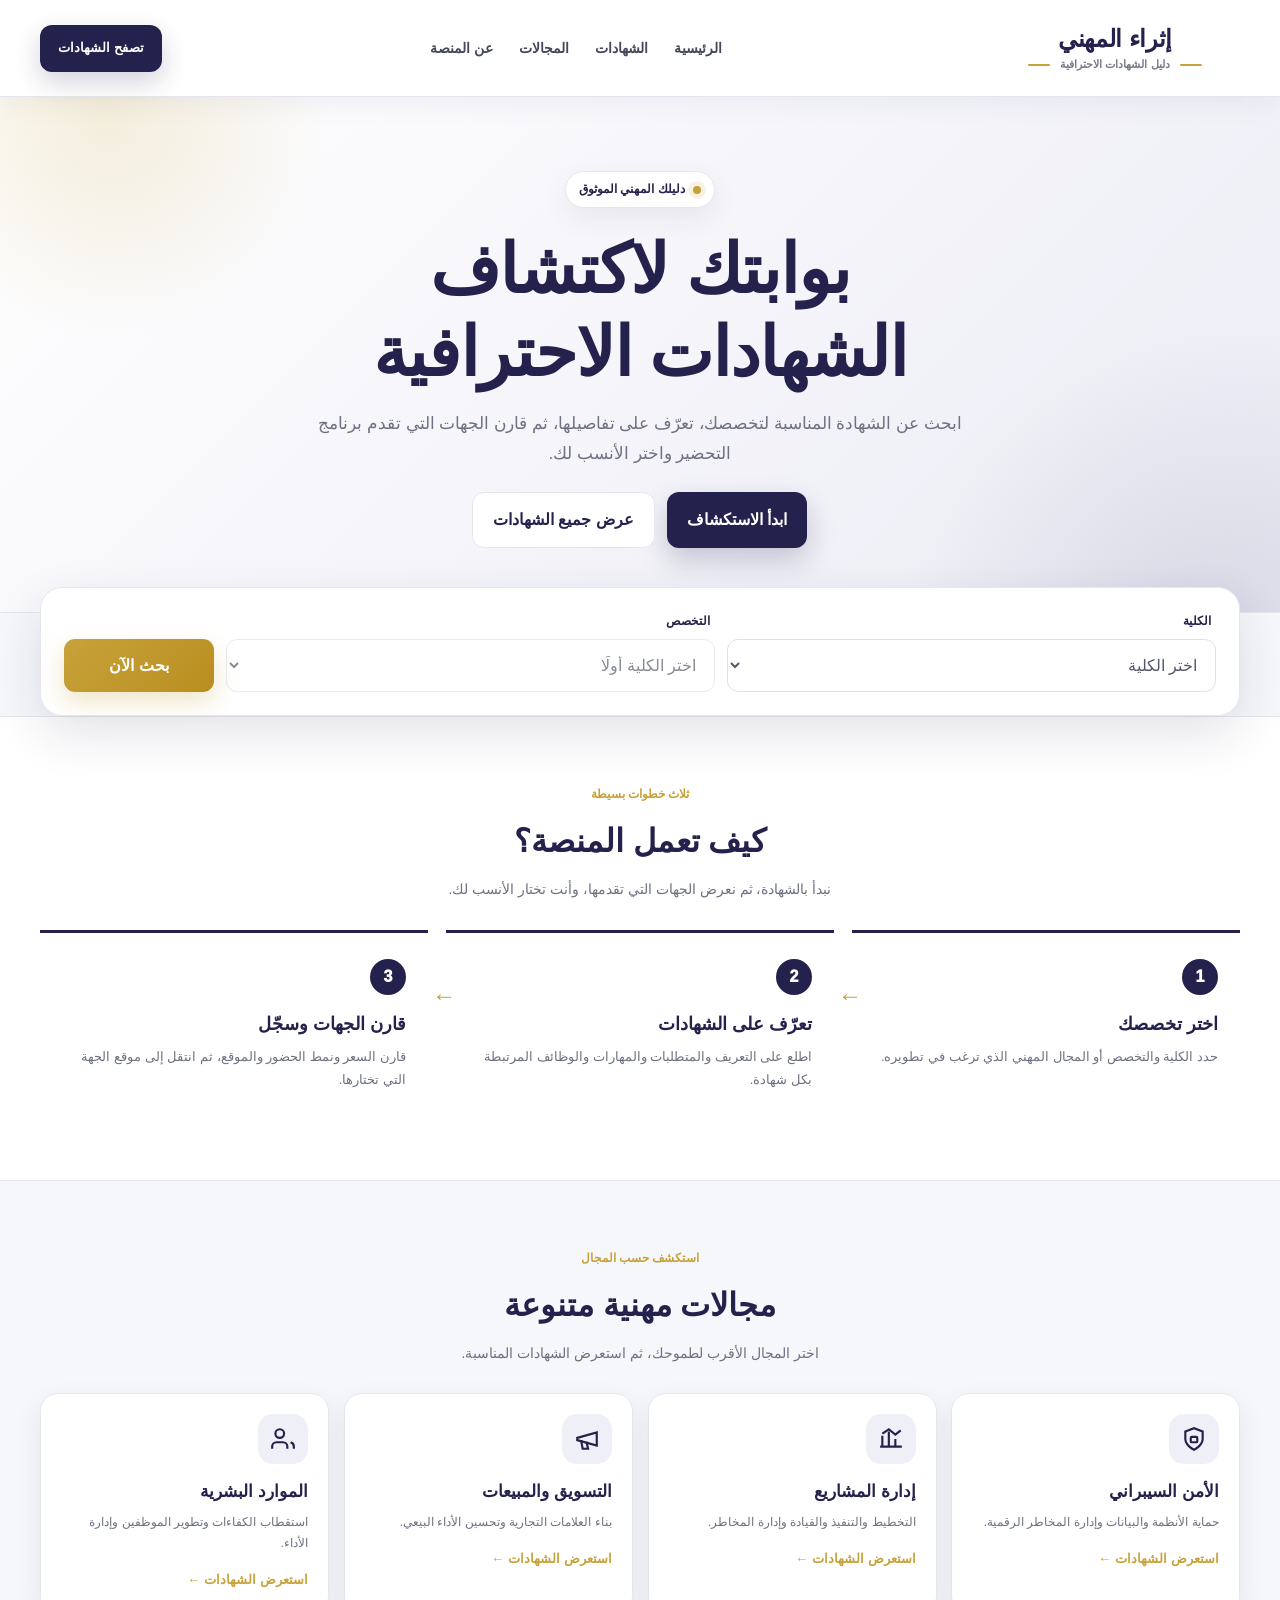
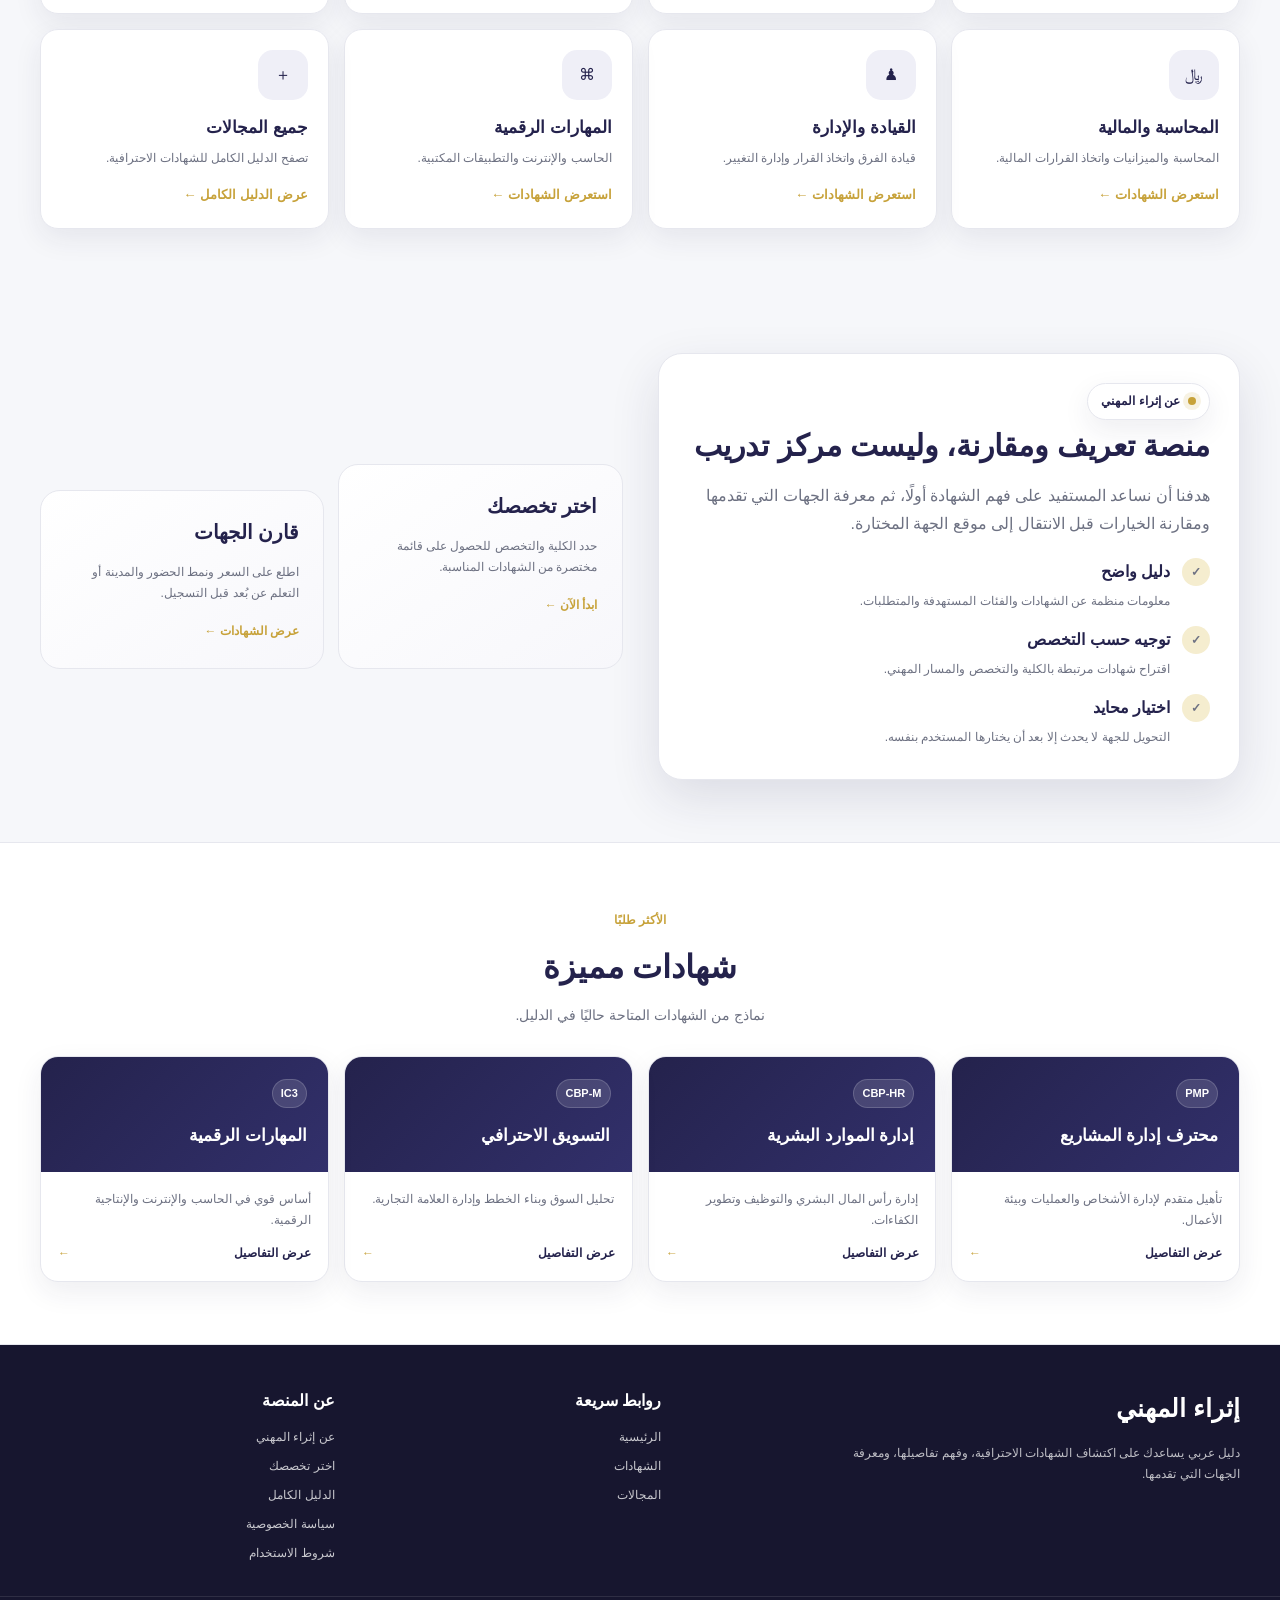
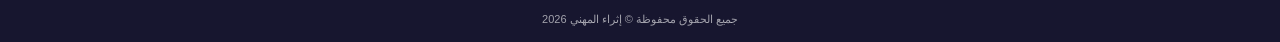
<file: index.html>
<!doctype html>
<html lang="ar" dir="rtl">
<head>
<meta charset="utf-8">
<meta name="viewport" content="width=device-width,initial-scale=1,viewport-fit=cover">
<meta name="description" content="إثراء المهني: دليل لاكتشاف الشهادات الاحترافية المناسبة حسب المجال والكلية والتخصص، ومعرفة الجهات التي تقدمها.">
<title>إثراء المهني | دليل الشهادات الاحترافية</title>
<link rel="icon" href="assets/favicon.svg" type="image/svg+xml">
<style>
:root{
  --navy:#24224c;--navy2:#32306b;--navy3:#17162f;--gold:#c7a23a;--gold2:#e1c66b;
  --ink:#25263a;--muted:#6d7182;--line:#e6e7ee;--page:#f6f7fa;--white:#fff;
  --soft:#efeff7;--shadow:0 18px 50px rgba(36,34,76,.12);--shadow2:0 10px 28px rgba(36,34,76,.08)
}
*{box-sizing:border-box}html{scroll-behavior:smooth}body{margin:0;font-family:"Segoe UI",Tahoma,Arial,sans-serif;background:var(--page);color:var(--ink);line-height:1.75;overflow-x:hidden}a{text-decoration:none;color:inherit}button,input,select{font:inherit}.container{width:min(1200px,calc(100% - 32px));margin:auto}
.header{position:sticky;top:0;z-index:50;background:rgba(255,255,255,.96);backdrop-filter:blur(14px);border-bottom:1px solid var(--line);box-shadow:0 7px 25px rgba(36,34,76,.05)}.head{height:96px;display:flex;align-items:center;gap:28px}.brand{display:flex;flex-direction:column;align-items:center;justify-content:center;text-align:center;gap:5px;line-height:1.2;min-width:250px}.brand-name{display:block;color:var(--navy);font-size:24px;font-weight:950;letter-spacing:-.3px;white-space:nowrap}.brand-tagline{display:flex;align-items:center;justify-content:center;gap:10px;color:#777b8a;font-size:11px;font-weight:700;white-space:nowrap}.brand-tagline:before,.brand-tagline:after{content:"";width:22px;height:2px;background:var(--gold);border-radius:2px}.nav{display:flex;align-items:center;gap:26px;margin-inline:auto;font-weight:800;font-size:14px;color:#45485b}.nav a{padding:30px 0;position:relative;transition:color .2s ease}.nav a:hover,.nav a.active{color:var(--gold)}.nav a.active:after{content:"";position:absolute;bottom:19px;right:10%;left:10%;height:3px;border-radius:3px;background:var(--gold)}.header-btn{display:inline-flex;align-items:center;gap:8px;background:var(--navy);color:#fff;border-radius:12px;padding:12px 18px;font-weight:900;font-size:13px;box-shadow:0 10px 26px rgba(36,34,76,.2)}.menu{display:none;border:1px solid var(--line);background:#fff;color:var(--navy);width:44px;height:44px;border-radius:11px}
.hero{position:relative;overflow:hidden;background:linear-gradient(135deg,#ffffff 0%,#f3f3f9 58%,#ececf6 100%);padding:74px 0 64px;border-bottom:1px solid var(--line)}.hero:before{content:"";position:absolute;width:470px;height:470px;border-radius:50%;background:radial-gradient(circle,rgba(199,162,58,.18),rgba(199,162,58,0) 68%);left:-130px;top:-220px}.hero:after{content:"";position:absolute;width:620px;height:620px;border-radius:50%;background:radial-gradient(circle,rgba(36,34,76,.10),rgba(36,34,76,0) 70%);right:-240px;bottom:-330px}.hero-grid{display:block;position:relative;z-index:2}.hero-copy{max-width:820px;margin-inline:auto;text-align:center}.hero-copy>p{margin-inline:auto}.hero-actions{justify-content:center}.eyebrow{display:inline-flex;align-items:center;gap:8px;background:#fff;border:1px solid var(--line);border-radius:999px;padding:7px 13px;color:var(--navy);font-size:12px;font-weight:900;box-shadow:var(--shadow2)}.eyebrow i{width:8px;height:8px;border-radius:50%;background:var(--gold);box-shadow:0 0 0 5px rgba(199,162,58,.14)}h1{font-size:clamp(42px,5.4vw,68px);line-height:1.22;margin:20px 0 15px;color:var(--navy);font-weight:950;letter-spacing:-1px}.hero-copy>p{margin:0 auto;color:var(--muted);font-size:17px;max-width:680px}.hero-actions{display:flex;gap:12px;flex-wrap:wrap;margin-top:24px}.primary,.secondary{display:inline-flex;align-items:center;justify-content:center;gap:8px;border-radius:12px;padding:13px 20px;font-weight:900}.primary{background:var(--navy);color:#fff;box-shadow:0 12px 28px rgba(36,34,76,.22)}.secondary{background:#fff;color:var(--navy);border:1px solid var(--line)}
.search-panel{margin-top:-26px;position:relative;z-index:5}.search-box{background:#fff;border:1px solid var(--line);border-radius:22px;box-shadow:var(--shadow);padding:23px;display:grid;grid-template-columns:1fr 1fr auto;gap:12px;align-items:end}.control label{display:block;font-size:12px;font-weight:900;color:var(--navy);margin:0 5px 7px}.input-wrap{position:relative}.input-wrap svg{position:absolute;right:15px;top:50%;transform:translateY(-50%);width:20px;color:#8b8fa1}.input-wrap input,.control select{width:100%;height:53px;border:1px solid #dfe1e9;border-radius:11px;background:#fff;padding:0 44px 0 15px;color:#55596b;outline:none}.control select{padding:0 14px}.input-wrap input:focus,.control select:focus{border-color:var(--navy);box-shadow:0 0 0 4px rgba(36,34,76,.07)}.search-btn{height:53px;border:0;border-radius:11px;background:linear-gradient(135deg,var(--gold),#b98e20);color:#fff;padding:0 24px;font-weight:950;min-width:150px;box-shadow:0 10px 25px rgba(199,162,58,.28)}
.section{padding:62px 0}.section-title{text-align:center;margin-bottom:28px}.section-title span{color:var(--gold);font-size:12px;font-weight:950}.section-title h2{margin:6px 0 8px;color:var(--navy);font-size:32px}.section-title p{margin:0;color:var(--muted);font-size:14px}.categories{display:grid;grid-template-columns:repeat(4,1fr);gap:15px}.category{background:#fff;border:1px solid var(--line);border-radius:18px;padding:20px;box-shadow:var(--shadow2);transition:.22s;min-height:160px}.category:hover{transform:translateY(-5px);border-color:#bcbad5}.category-icon{width:50px;height:50px;border-radius:15px;background:var(--soft);color:var(--navy);display:grid;place-items:center;margin-bottom:13px}.category-icon svg{width:26px}.category h3{margin:0;color:var(--navy);font-size:17px}.category p{margin:5px 0 11px;color:var(--muted);font-size:12px}.category small{color:var(--gold);font-weight:900}
.how{background:#fff;border-block:1px solid var(--line)}.steps{display:grid;grid-template-columns:repeat(3,1fr);gap:18px;position:relative}.step{position:relative;padding:26px 22px;border-top:3px solid var(--navy);background:#fff}.step-number{display:inline-grid;place-items:center;width:36px;height:36px;border-radius:50%;background:var(--navy);color:#fff;font-weight:950;margin-bottom:14px}.step h3{margin:0 0 6px;color:var(--navy);font-size:18px}.step p{margin:0;color:var(--muted);font-size:13px}.step:not(:last-child):after{content:"←";position:absolute;left:-14px;top:42px;color:var(--gold);font-size:24px;font-weight:900}.trust-note{margin-top:22px;padding:14px 18px;background:#faf8f0;border:1px solid #eee2bc;border-radius:12px;color:#6e5a1d;font-size:12px;text-align:center}
.stats-section{background:linear-gradient(135deg,var(--navy3),var(--navy));color:#fff}.stats{display:grid;grid-template-columns:repeat(4,1fr);gap:16px}.stat{border:1px solid rgba(255,255,255,.12);background:rgba(255,255,255,.07);border-radius:18px;padding:24px;text-align:center}.stat b{display:block;font-size:38px;color:var(--gold2);line-height:1.2}.stat span{font-size:13px;color:rgba(255,255,255,.75)}
.about-grid{display:grid;grid-template-columns:1fr 1fr;gap:35px;align-items:center}.about-card{background:#fff;border:1px solid var(--line);border-radius:24px;padding:29px;box-shadow:var(--shadow)}.about-card h2{margin:0 0 10px;color:var(--navy);font-size:30px}.about-card>p{margin:0;color:var(--muted)}.features{display:grid;gap:12px;margin-top:20px}.feature{display:flex;gap:12px;align-items:flex-start}.check{width:28px;height:28px;border-radius:50%;background:#f5edcf;color:#9b7616;display:grid;place-items:center;font-weight:950;flex:0 0 auto}.feature b{display:block;color:var(--navy)}.feature span{font-size:12px;color:var(--muted)}.about-visual{display:grid;grid-template-columns:1fr 1fr;gap:14px}.info-card{background:linear-gradient(145deg,#fff,#f7f7fb);border:1px solid var(--line);border-radius:20px;padding:24px;min-height:170px}.info-card:nth-child(2){margin-top:26px}.info-card b{display:block;color:var(--navy);font-size:20px}.info-card p{color:var(--muted);font-size:12px}.info-card a{color:var(--gold);font-weight:900;font-size:12px}
.featured{background:#fff;border-block:1px solid var(--line)}.cert-grid{display:grid;grid-template-columns:repeat(4,1fr);gap:15px}.cert{border:1px solid var(--line);border-radius:18px;overflow:hidden;background:#fff;box-shadow:var(--shadow2)}.cert-top{background:linear-gradient(135deg,var(--navy),var(--navy2));color:#fff;padding:21px}.cert-code{display:inline-block;background:rgba(255,255,255,.13);border:1px solid rgba(255,255,255,.17);border-radius:999px;padding:4px 8px;font-size:11px;font-weight:900;direction:ltr}.cert-top h3{font-size:17px;margin:13px 0 0}.cert-body{padding:17px}.cert-body p{margin:0 0 12px;color:var(--muted);font-size:12px;min-height:42px}.cert-body a{display:flex;justify-content:space-between;align-items:center;color:var(--navy);font-weight:900;font-size:12px}.cert-body a span{color:var(--gold)}
.footer{background:var(--navy3);color:#fff;padding:42px 0 0}.footer-grid{display:grid;grid-template-columns:1.3fr .7fr .7fr;gap:32px;padding-bottom:32px}.footer-brand-title{display:block;color:#fff;font-size:25px;font-weight:950;margin-bottom:8px}.footer-brand p{color:rgba(255,255,255,.72);font-size:12px;max-width:420px}.footer h4{margin:0 0 12px}.footer-links{display:grid;gap:8px;color:rgba(255,255,255,.76);font-size:12px}.copyright{text-align:center;border-top:1px solid rgba(255,255,255,.10);padding:13px;color:rgba(255,255,255,.6);font-size:11px}
@media(max-width:1000px){.about-grid{grid-template-columns:1fr}.search-box{grid-template-columns:1fr 1fr}.search-btn{grid-column:1/-1}.categories,.cert-grid{grid-template-columns:repeat(2,1fr)}.stats{grid-template-columns:repeat(2,1fr)}}
@media(max-width:760px){.container{width:min(100% - 22px,1200px)}.head{height:78px}.brand{min-width:auto}.brand-name{font-size:19px}.brand-tagline{font-size:9px;gap:7px}.brand-tagline:before,.brand-tagline:after{width:16px}.nav,.header-btn{display:none}.menu{display:block;margin-right:auto}.nav.mobile-open{display:grid;position:absolute;right:0;left:0;top:74px;background:#fff;padding:12px 20px;box-shadow:var(--shadow);gap:0}.nav.mobile-open a{padding:10px;border-bottom:1px solid var(--line)}.hero{padding:48px 0 58px}.hero-copy{text-align:center}.hero-actions{justify-content:center}.search-panel{margin-top:-20px}.search-box{grid-template-columns:1fr;padding:16px}.search-btn{grid-column:auto}.categories,.stats,.cert-grid,.footer-grid,.about-visual,.steps{grid-template-columns:1fr}.step:not(:last-child):after{display:none}.section{padding:46px 0}.section-title h2{font-size:27px}.info-card:nth-child(2){margin-top:0}}

/* تفاعلات الأزرار */
:where(.header-btn,.primary,.secondary,.search-btn,.action-btn,.visit,.toolbar a,.category,.cert-body a,.info-card a,.back){
  position:relative;
  overflow:hidden;
  isolation:isolate;
  transition:transform .18s ease,box-shadow .18s ease,filter .18s ease,border-color .18s ease,background-color .18s ease;
  will-change:transform;
}
:where(.header-btn,.primary,.search-btn,.visit,.toolbar a):hover{
  transform:translateY(-3px);
  filter:brightness(1.05);
  box-shadow:0 15px 30px rgba(36,34,76,.22);
}
:where(.secondary,.action-btn,.category,.cert-body a,.info-card a,.back):hover{
  transform:translateY(-2px);
}
:where(.header-btn,.primary,.secondary,.search-btn,.action-btn,.visit,.toolbar a,.category,.cert-body a,.info-card a,.back):active{
  transform:scale(.96);
}
:where(.header-btn,.primary,.secondary,.search-btn,.action-btn,.visit,.toolbar a,.category,.cert-body a,.info-card a,.back)::after{
  content:"";
  position:absolute;
  inset:50% auto auto 50%;
  width:10px;
  height:10px;
  border-radius:50%;
  background:rgba(255,255,255,.45);
  transform:translate(-50%,-50%) scale(0);
  opacity:0;
  pointer-events:none;
  z-index:-1;
}
.button-pop::after{animation:buttonRipple .48s ease-out}
.button-pop{animation:buttonPress .28s ease}
@keyframes buttonPress{0%{transform:scale(1)}45%{transform:scale(.95)}100%{transform:scale(1)}}
@keyframes buttonRipple{0%{transform:translate(-50%,-50%) scale(0);opacity:.65}100%{transform:translate(-50%,-50%) scale(35);opacity:0}}
@media (prefers-reduced-motion:reduce){
  :where(.header-btn,.primary,.secondary,.search-btn,.action-btn,.visit,.toolbar a,.category,.cert-body a,.info-card a,.back){transition:none!important;animation:none!important}
  .button-pop::after{animation:none!important}
}
</style>
</head>
<body>
<header class="header">
  <div class="container head">
    <a class="brand" href="index.html" aria-label="إثراء المهني"><span class="brand-name">إثراء المهني</span><span class="brand-tagline">دليل الشهادات الاحترافية</span></a>
    <nav class="nav" id="nav">
      <a href="#home">الرئيسية</a>
      <a href="results.html">الشهادات</a>
      <a href="#categories">المجالات</a>
      <a href="#about">عن المنصة</a>
    </nav>
    <a class="header-btn" href="results.html">تصفح الشهادات</a>
    <button class="menu" id="menu" aria-label="فتح القائمة">☰</button>
  </div>
</header>
<main>
<section class="hero" id="home">
  <div class="container hero-grid">
    <div class="hero-copy">
      <span class="eyebrow"><i></i> دليلك المهني الموثوق</span>
      <h1>بوابتك لاكتشاف<br>الشهادات الاحترافية</h1>
      <p>ابحث عن الشهادة المناسبة لتخصصك، تعرّف على تفاصيلها، ثم قارن الجهات التي تقدم برنامج التحضير واختر الأنسب لك.</p>
      <div class="hero-actions"><a class="primary" href="#search">ابدأ الاستكشاف</a><a class="secondary" href="results.html">عرض جميع الشهادات</a></div>
    </div>
  </div>
</section>
<section class="search-panel" id="search">
  <div class="container"><form class="search-box" id="searchForm">
    <div class="control"><label for="college">الكلية</label><select id="college"><option value="">اختر الكلية</option></select></div>
    <div class="control"><label for="major">التخصص</label><select id="major" disabled><option value="">اختر الكلية أولًا</option></select></div>
    <button class="search-btn" type="submit">بحث الآن</button>
  </form></div>
</section>

<section class="section how" id="how"><div class="container"><div class="section-title"><span>ثلاث خطوات بسيطة</span><h2>كيف تعمل المنصة؟</h2><p>نبدأ بالشهادة، ثم نعرض الجهات التي تقدمها، وأنت تختار الأنسب لك.</p></div><div class="steps">
<div class="step"><span class="step-number">1</span><h3>اختر تخصصك</h3><p>حدد الكلية والتخصص أو المجال المهني الذي ترغب في تطويره.</p></div>
<div class="step"><span class="step-number">2</span><h3>تعرّف على الشهادات</h3><p>اطلع على التعريف والمتطلبات والمهارات والوظائف المرتبطة بكل شهادة.</p></div>
<div class="step"><span class="step-number">3</span><h3>قارن الجهات وسجّل</h3><p>قارن السعر ونمط الحضور والموقع، ثم انتقل إلى موقع الجهة التي تختارها.</p></div>
</div></div></section>


<section class="section" id="categories"><div class="container"><div class="section-title"><span>استكشف حسب المجال</span><h2>مجالات مهنية متنوعة</h2><p>اختر المجال الأقرب لطموحك، ثم استعرض الشهادات المناسبة.</p></div><div class="categories">
<a class="category" href="results.html?field=الأمن السيبراني"><div class="category-icon"><svg viewBox="0 0 24 24" fill="none" stroke="currentColor" stroke-width="2"><path d="M12 22s8-4 8-10V5l-8-3-8 3v7c0 6 8 10 8 10Z"/><rect x="9" y="10" width="6" height="5" rx="1"/></svg></div><h3>الأمن السيبراني</h3><p>حماية الأنظمة والبيانات وإدارة المخاطر الرقمية.</p><small>استعرض الشهادات ←</small></a>
<a class="category" href="results.html?field=إدارة المشاريع"><div class="category-icon"><svg viewBox="0 0 24 24" fill="none" stroke="currentColor" stroke-width="2"><path d="M4 19V9M10 19V5M16 19v-7M22 19H2"/><path d="m4 7 6-4 6 5 5-4"/></svg></div><h3>إدارة المشاريع</h3><p>التخطيط والتنفيذ والقيادة وإدارة المخاطر.</p><small>استعرض الشهادات ←</small></a>
<a class="category" href="results.html?field=التسويق والمبيعات"><div class="category-icon"><svg viewBox="0 0 24 24" fill="none" stroke="currentColor" stroke-width="2"><path d="m3 11 18-5v12L3 13v-2Z"/><path d="M11.5 14.5 13 21H8l-1.5-8"/></svg></div><h3>التسويق والمبيعات</h3><p>بناء العلامات التجارية وتحسين الأداء البيعي.</p><small>استعرض الشهادات ←</small></a>
<a class="category" href="results.html?field=الموارد البشرية"><div class="category-icon"><svg viewBox="0 0 24 24" fill="none" stroke="currentColor" stroke-width="2"><circle cx="9" cy="7" r="4"/><path d="M16 21v-2a4 4 0 0 0-4-4H6a4 4 0 0 0-4 4v2M22 21v-2a4 4 0 0 0-3-3.87"/></svg></div><h3>الموارد البشرية</h3><p>استقطاب الكفاءات وتطوير الموظفين وإدارة الأداء.</p><small>استعرض الشهادات ←</small></a>
<a class="category" href="results.html?field=المحاسبة والمالية"><div class="category-icon">﷼</div><h3>المحاسبة والمالية</h3><p>المحاسبة والميزانيات واتخاذ القرارات المالية.</p><small>استعرض الشهادات ←</small></a>
<a class="category" href="results.html?field=القيادة والإدارة"><div class="category-icon">♟</div><h3>القيادة والإدارة</h3><p>قيادة الفرق واتخاذ القرار وإدارة التغيير.</p><small>استعرض الشهادات ←</small></a>
<a class="category" href="results.html?field=المهارات الرقمية"><div class="category-icon">⌘</div><h3>المهارات الرقمية</h3><p>الحاسب والإنترنت والتطبيقات المكتبية.</p><small>استعرض الشهادات ←</small></a>
<a class="category" href="results.html"><div class="category-icon">＋</div><h3>جميع المجالات</h3><p>تصفح الدليل الكامل للشهادات الاحترافية.</p><small>عرض الدليل الكامل ←</small></a>
</div></div></section>

<section class="section" id="about"><div class="container about-grid"><div class="about-card"><span class="eyebrow"><i></i> عن إثراء المهني</span><h2>منصة تعريف ومقارنة، وليست مركز تدريب</h2><p>هدفنا أن نساعد المستفيد على فهم الشهادة أولًا، ثم معرفة الجهات التي تقدمها ومقارنة الخيارات قبل الانتقال إلى موقع الجهة المختارة.</p><div class="features"><div class="feature"><span class="check">✓</span><div><b>دليل واضح</b><span>معلومات منظمة عن الشهادات والفئات المستهدفة والمتطلبات.</span></div></div><div class="feature"><span class="check">✓</span><div><b>توجيه حسب التخصص</b><span>اقتراح شهادات مرتبطة بالكلية والتخصص والمسار المهني.</span></div></div><div class="feature"><span class="check">✓</span><div><b>اختيار محايد</b><span>التحويل للجهة لا يحدث إلا بعد أن يختارها المستخدم بنفسه.</span></div></div></div></div><div class="about-visual"><div class="info-card"><b>اختر تخصصك</b><p>حدد الكلية والتخصص للحصول على قائمة مختصرة من الشهادات المناسبة.</p><a href="#search">ابدأ الآن ←</a></div><div class="info-card"><b>قارن الجهات</b><p>اطلع على السعر ونمط الحضور والمدينة أو التعلم عن بُعد قبل التسجيل.</p><a href="results.html">عرض الشهادات ←</a></div></div></div></section>
<section class="section featured"><div class="container"><div class="section-title"><span>الأكثر طلبًا</span><h2>شهادات مميزة</h2><p>نماذج من الشهادات المتاحة حاليًا في الدليل.</p></div><div class="cert-grid">
<div class="cert"><div class="cert-top"><span class="cert-code">PMP</span><h3>محترف إدارة المشاريع</h3></div><div class="cert-body"><p>تأهيل متقدم لإدارة الأشخاص والعمليات وبيئة الأعمال.</p><a href="results.html?search=PMP">عرض التفاصيل <span>←</span></a></div></div>
<div class="cert"><div class="cert-top"><span class="cert-code">CBP-HR</span><h3>إدارة الموارد البشرية</h3></div><div class="cert-body"><p>إدارة رأس المال البشري والتوظيف وتطوير الكفاءات.</p><a href="results.html?search=الموارد البشرية">عرض التفاصيل <span>←</span></a></div></div>
<div class="cert"><div class="cert-top"><span class="cert-code">CBP-M</span><h3>التسويق الاحترافي</h3></div><div class="cert-body"><p>تحليل السوق وبناء الخطط وإدارة العلامة التجارية.</p><a href="results.html?search=التسويق">عرض التفاصيل <span>←</span></a></div></div>
<div class="cert"><div class="cert-top"><span class="cert-code">IC3</span><h3>المهارات الرقمية</h3></div><div class="cert-body"><p>أساس قوي في الحاسب والإنترنت والإنتاجية الرقمية.</p><a href="results.html?search=IC3">عرض التفاصيل <span>←</span></a></div></div>
</div></div></section>
</main>
<footer class="footer"><div class="container footer-grid"><div class="footer-brand"><span class="footer-brand-title">إثراء المهني</span><p>دليل عربي يساعدك على اكتشاف الشهادات الاحترافية، وفهم تفاصيلها، ومعرفة الجهات التي تقدمها.</p></div><div><h4>روابط سريعة</h4><div class="footer-links"><a href="#home">الرئيسية</a><a href="results.html">الشهادات</a><a href="#categories">المجالات</a></div></div><div><h4>عن المنصة</h4><div class="footer-links"><a href="#about">عن إثراء المهني</a><a href="#search">اختر تخصصك</a><a href="results.html">الدليل الكامل</a><a href="privacy.html">سياسة الخصوصية</a><a href="terms.html">شروط الاستخدام</a></div></div></div><div class="copyright">جميع الحقوق محفوظة © إثراء المهني 2026</div></footer>
<script>
const majors={
'كلية إدارة الأعمال':['التسويق','إدارة الأعمال','نظم المعلومات الإدارية','المحاسبة','التمويل والاستثمار','إدارة الموارد البشرية'],
'كلية الحاسبات وتقنية المعلومات':['علوم الحاسب','تقنية المعلومات','هندسة الحاسب','أمن المعلومات'],
'كلية الهندسة':['الهندسة الصناعية','الهندسة المدنية','الهندسة الكهربائية','الهندسة الميكانيكية','جميع تخصصات الهندسة'],
'الكلية التطبيقية':['الإدارة المكتبية','السجلات الطبية','إدارة أنظمة الشبكات','أنظمة المراقبة','تقنية هندسة الإنشاءات'],
'كلية العلوم':['الدراسات البيئية','حماية البيئة والموارد الطبيعية','الكيمياء','الأحياء'],
'كلية التربية والآداب':['الإدارة والتخطيط التربوي','التربية وعلم النفس'],
'كلية السياحة والضيافة':['إدارة الضيافة'],
'كلية التصاميم والفنون':['التصميم والأزياء للمشاريع التجارية'],
'الكليات الصحية':['التخصصات الصحية ذات البيئات التشغيلية']};
const college=document.getElementById('college'),major=document.getElementById('major');
Object.keys(majors).forEach(x=>college.insertAdjacentHTML('beforeend',`<option value="${x}">${x}</option>`));
college.addEventListener('change',()=>{major.innerHTML='<option value="">جميع تخصصات الكلية</option>';(majors[college.value]||[]).forEach(x=>major.insertAdjacentHTML('beforeend',`<option value="${x}">${x}</option>`));major.disabled=!college.value});
document.getElementById('searchForm').addEventListener('submit',e=>{e.preventDefault();const p=new URLSearchParams();if(college.value)p.set('college',college.value);if(major.value)p.set('major',major.value);location.href='results.html?'+p.toString()+'#results'});
const menu=document.getElementById('menu'),nav=document.getElementById('nav');menu.addEventListener('click',()=>nav.classList.toggle('mobile-open'));
const navLinks=[...document.querySelectorAll('#nav a')];
navLinks.forEach(link=>link.addEventListener('click',()=>{navLinks.forEach(item=>item.classList.remove('active'));link.classList.add('active');nav.classList.remove('mobile-open')}));
</script>

<script>
(function(){
  const selector='.header-btn,.primary,.secondary,.search-btn,.action-btn,.visit,.toolbar a,.category,.cert-body a,.info-card a,.back';
  document.addEventListener('click',function(event){
    const el=event.target.closest(selector);
    if(!el) return;
    el.classList.remove('button-pop');
    void el.offsetWidth;
    el.classList.add('button-pop');
    setTimeout(()=>el.classList.remove('button-pop'),520);
  });
})();
</script>
</body></html>
</file>
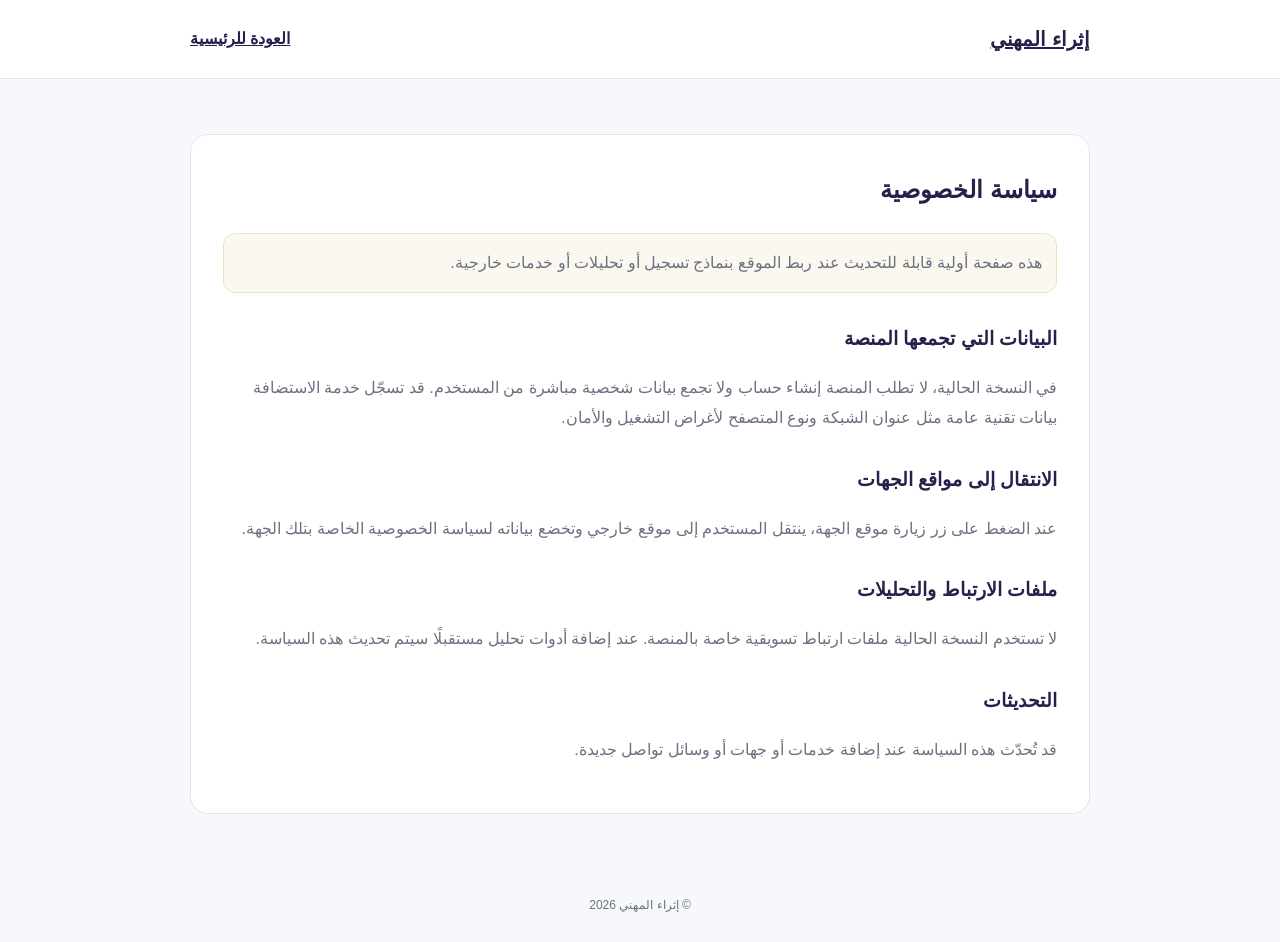
<file: privacy.html>
<!doctype html><html lang="ar" dir="rtl"><head><meta charset="utf-8"><meta name="viewport" content="width=device-width,initial-scale=1"><title>سياسة الخصوصية | إثراء المهني</title><link rel="icon" href="assets/favicon.svg" type="image/svg+xml"><style>:root{--navy:#24224c;--gold:#c7a23a;--line:#e4e5ec;--muted:#6d7182}*{box-sizing:border-box}body{margin:0;font-family:"Segoe UI",Tahoma,Arial,sans-serif;background:#f7f8fb;color:#25263a;line-height:1.9}.header{background:#fff;border-bottom:1px solid var(--line)}.container{width:min(900px,calc(100% - 28px));margin:auto}.head{height:78px;display:flex;align-items:center;justify-content:space-between}.brand{color:var(--navy);font-weight:950;font-size:20px}.back{color:var(--navy);font-weight:900}.page{padding:55px 0}.card{background:#fff;border:1px solid var(--line);border-radius:18px;padding:32px}.card h1{color:var(--navy);margin-top:0}.card h2{color:var(--navy);margin-top:28px;font-size:19px}.card p,.card li{color:var(--muted)}.note{background:#faf8ef;border:1px solid #eee2bc;padding:14px;border-radius:12px}.footer{text-align:center;padding:25px;color:var(--muted);font-size:12px}</style></head><body><header class="header"><div class="container head"><a class="brand" href="index.html">إثراء المهني</a><a class="back" href="index.html">العودة للرئيسية</a></div></header><main class="page"><div class="container"><article class="card"><h1>سياسة الخصوصية</h1><p class="note">هذه صفحة أولية قابلة للتحديث عند ربط الموقع بنماذج تسجيل أو تحليلات أو خدمات خارجية.</p><h2>البيانات التي تجمعها المنصة</h2><p>في النسخة الحالية، لا تطلب المنصة إنشاء حساب ولا تجمع بيانات شخصية مباشرة من المستخدم. قد تسجّل خدمة الاستضافة بيانات تقنية عامة مثل عنوان الشبكة ونوع المتصفح لأغراض التشغيل والأمان.</p><h2>الانتقال إلى مواقع الجهات</h2><p>عند الضغط على زر زيارة موقع الجهة، ينتقل المستخدم إلى موقع خارجي وتخضع بياناته لسياسة الخصوصية الخاصة بتلك الجهة.</p><h2>ملفات الارتباط والتحليلات</h2><p>لا تستخدم النسخة الحالية ملفات ارتباط تسويقية خاصة بالمنصة. عند إضافة أدوات تحليل مستقبلًا سيتم تحديث هذه السياسة.</p><h2>التحديثات</h2><p>قد تُحدّث هذه السياسة عند إضافة خدمات أو جهات أو وسائل تواصل جديدة.</p></article></div></main><footer class="footer">© إثراء المهني 2026</footer></body></html>
</file>
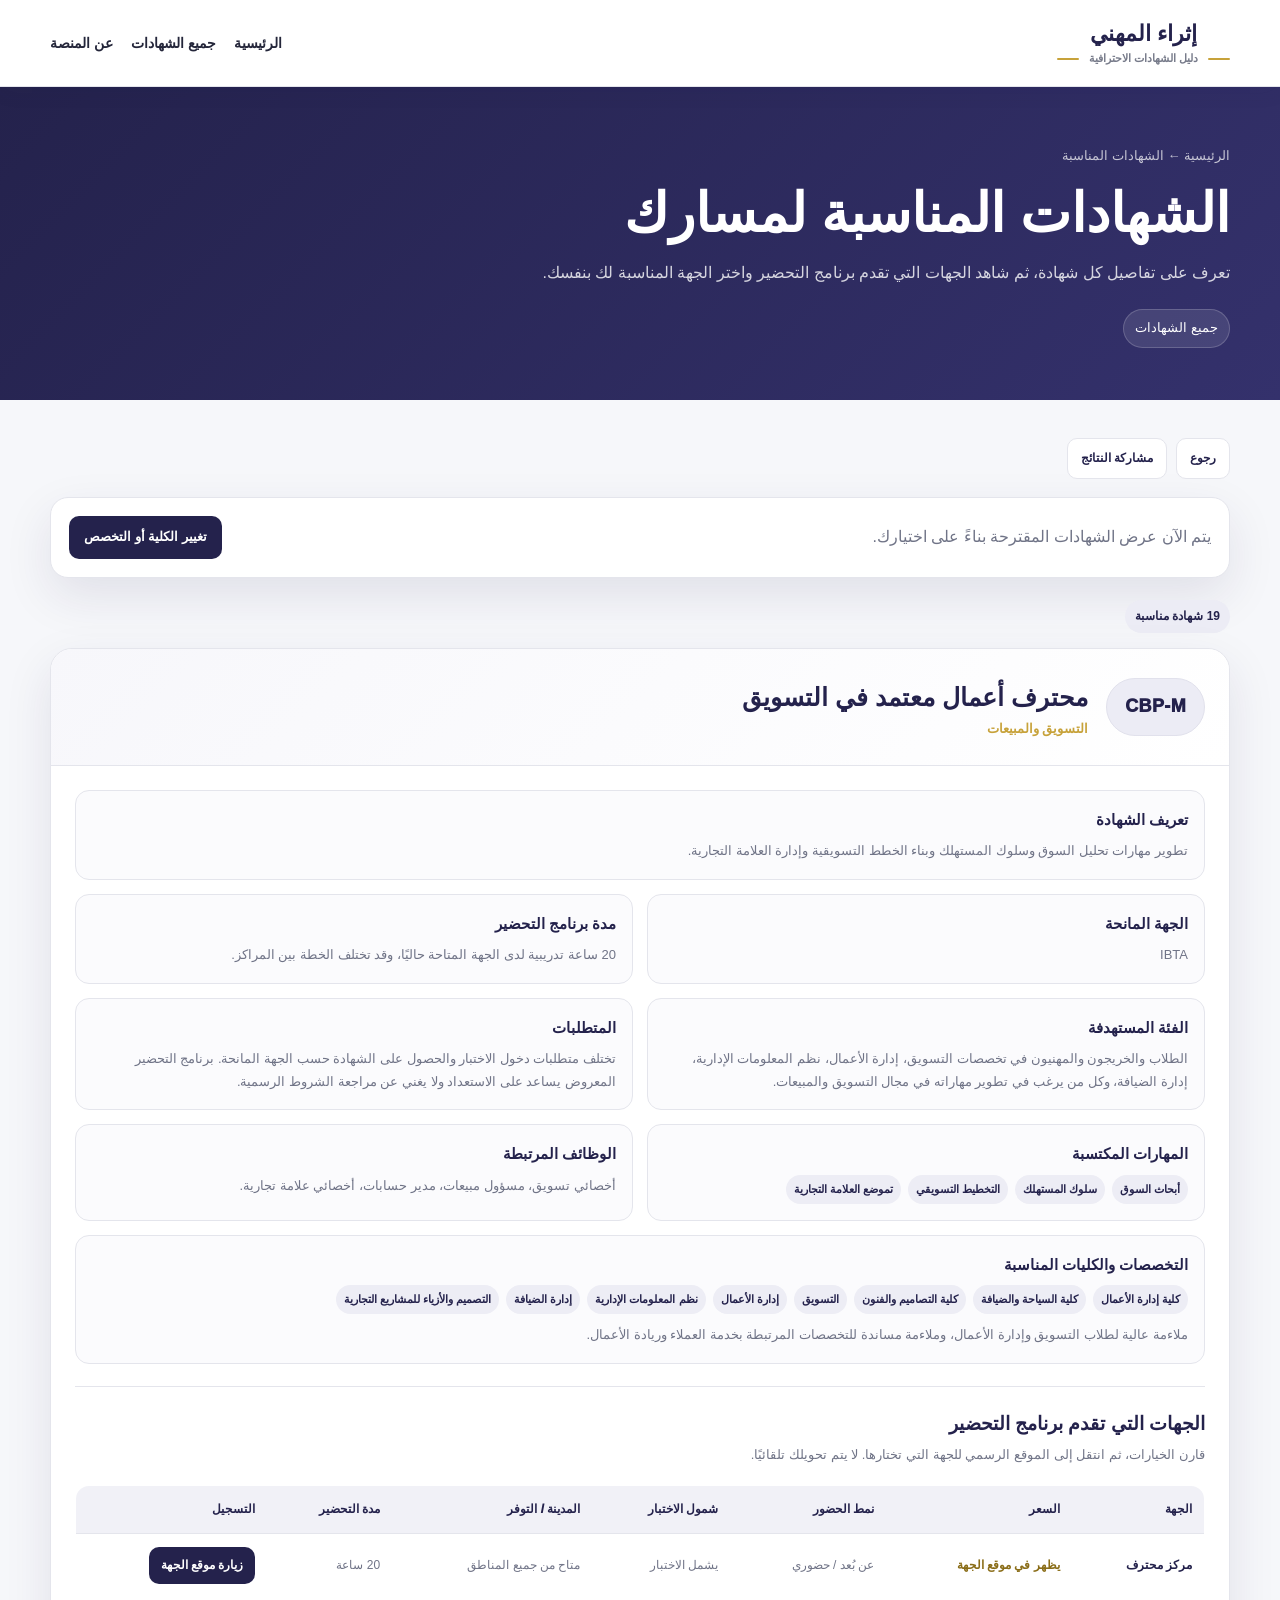
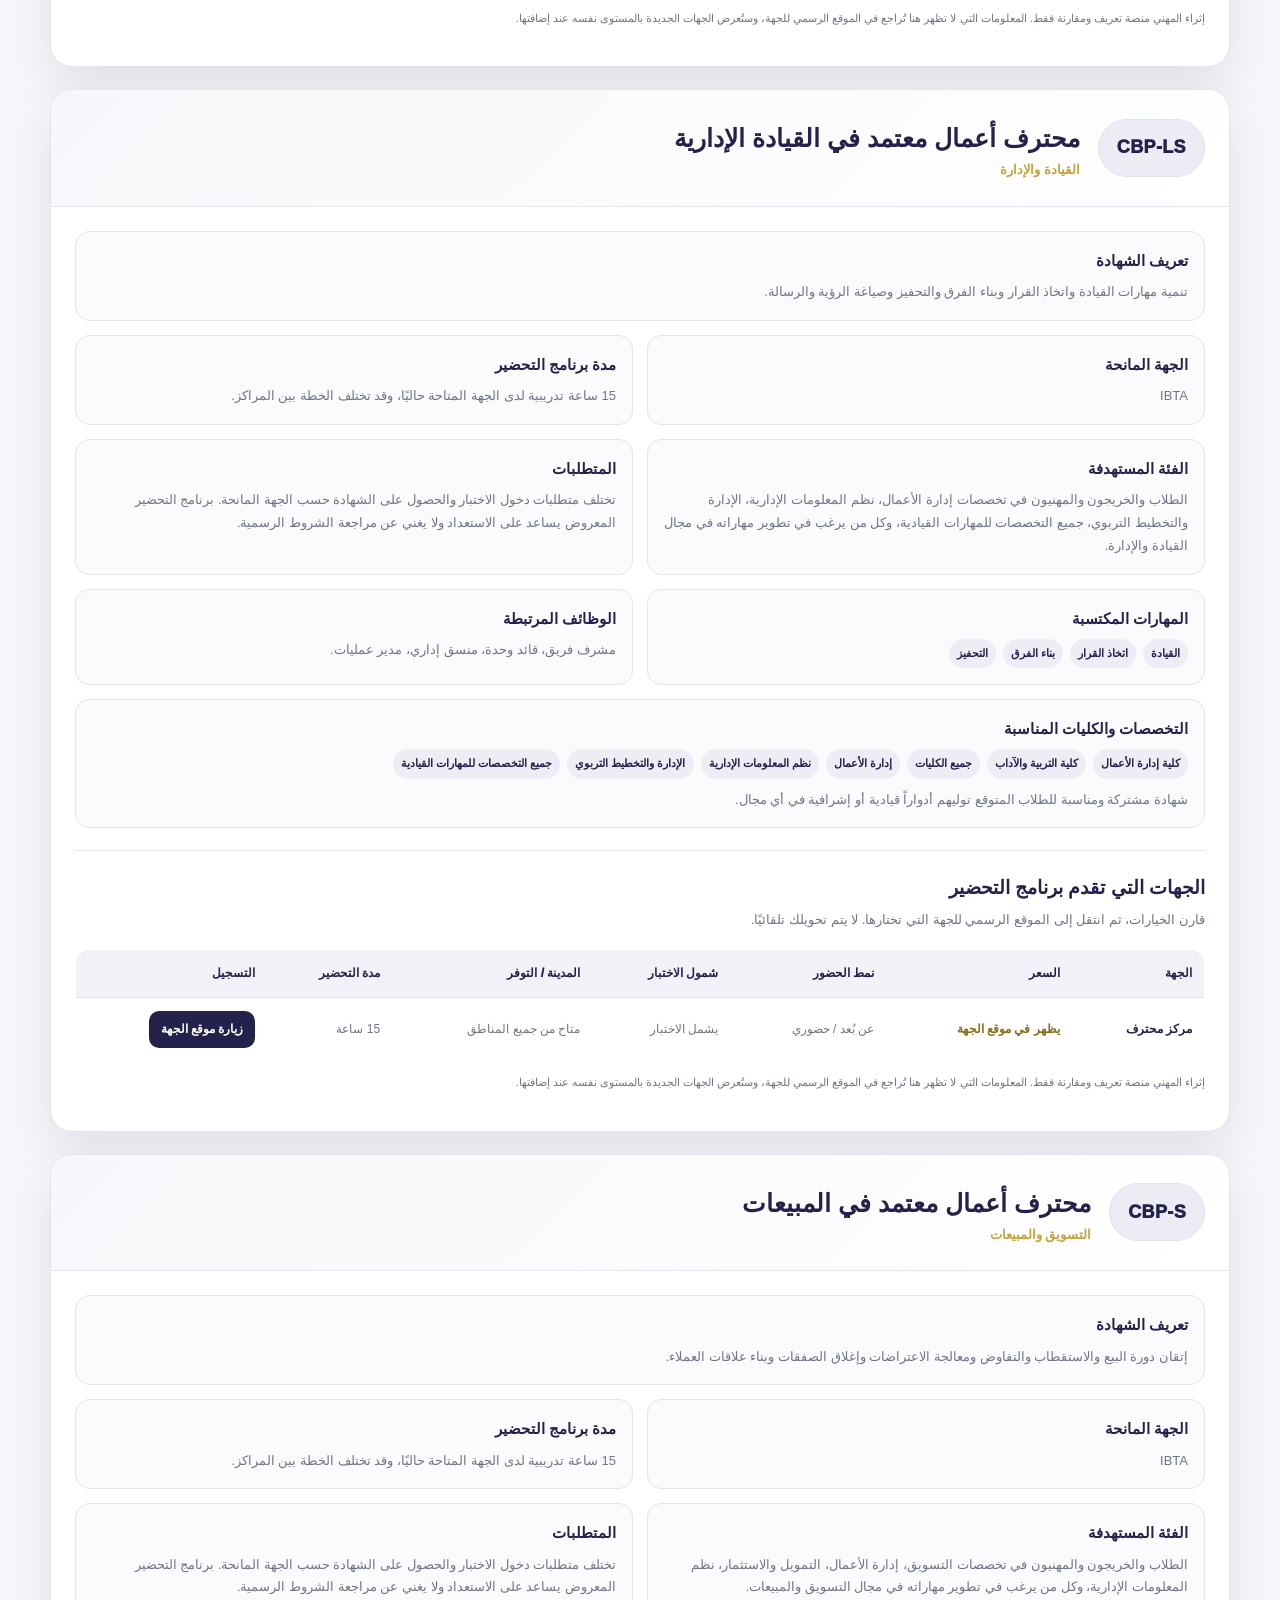
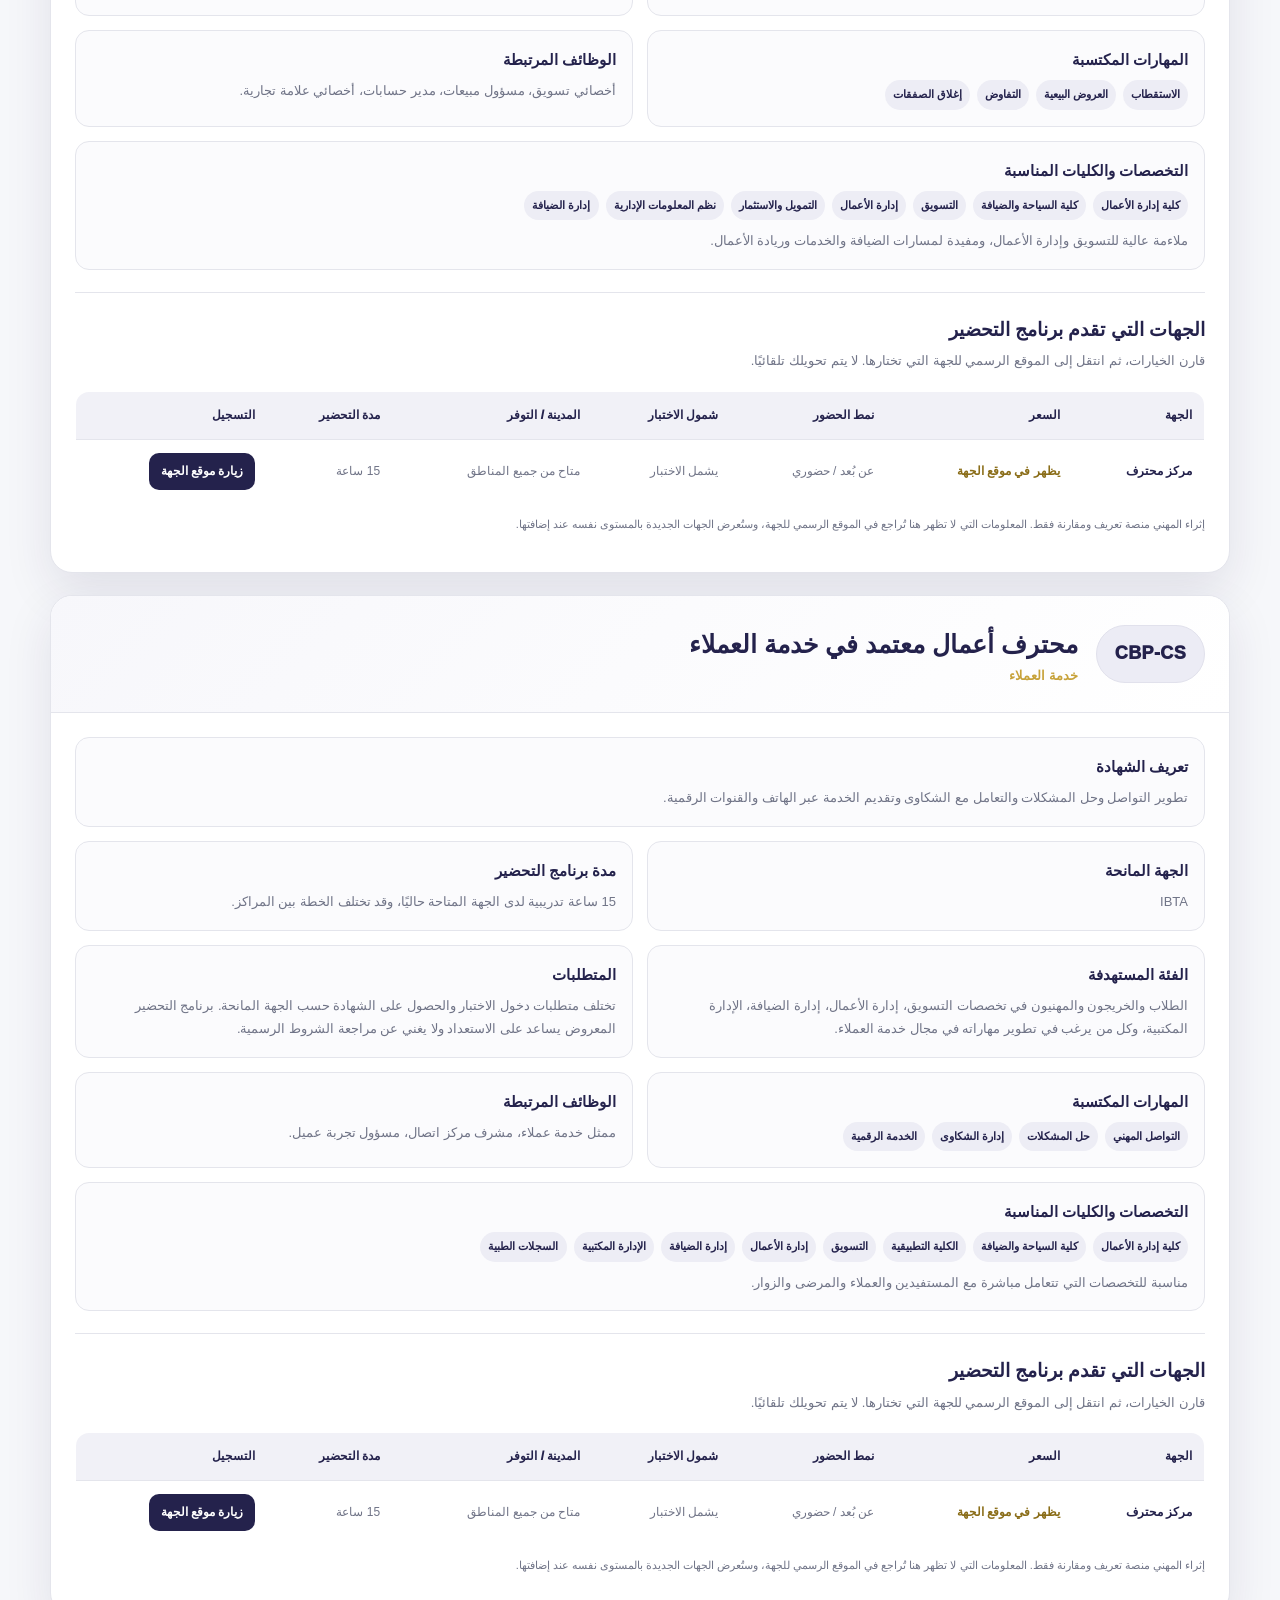
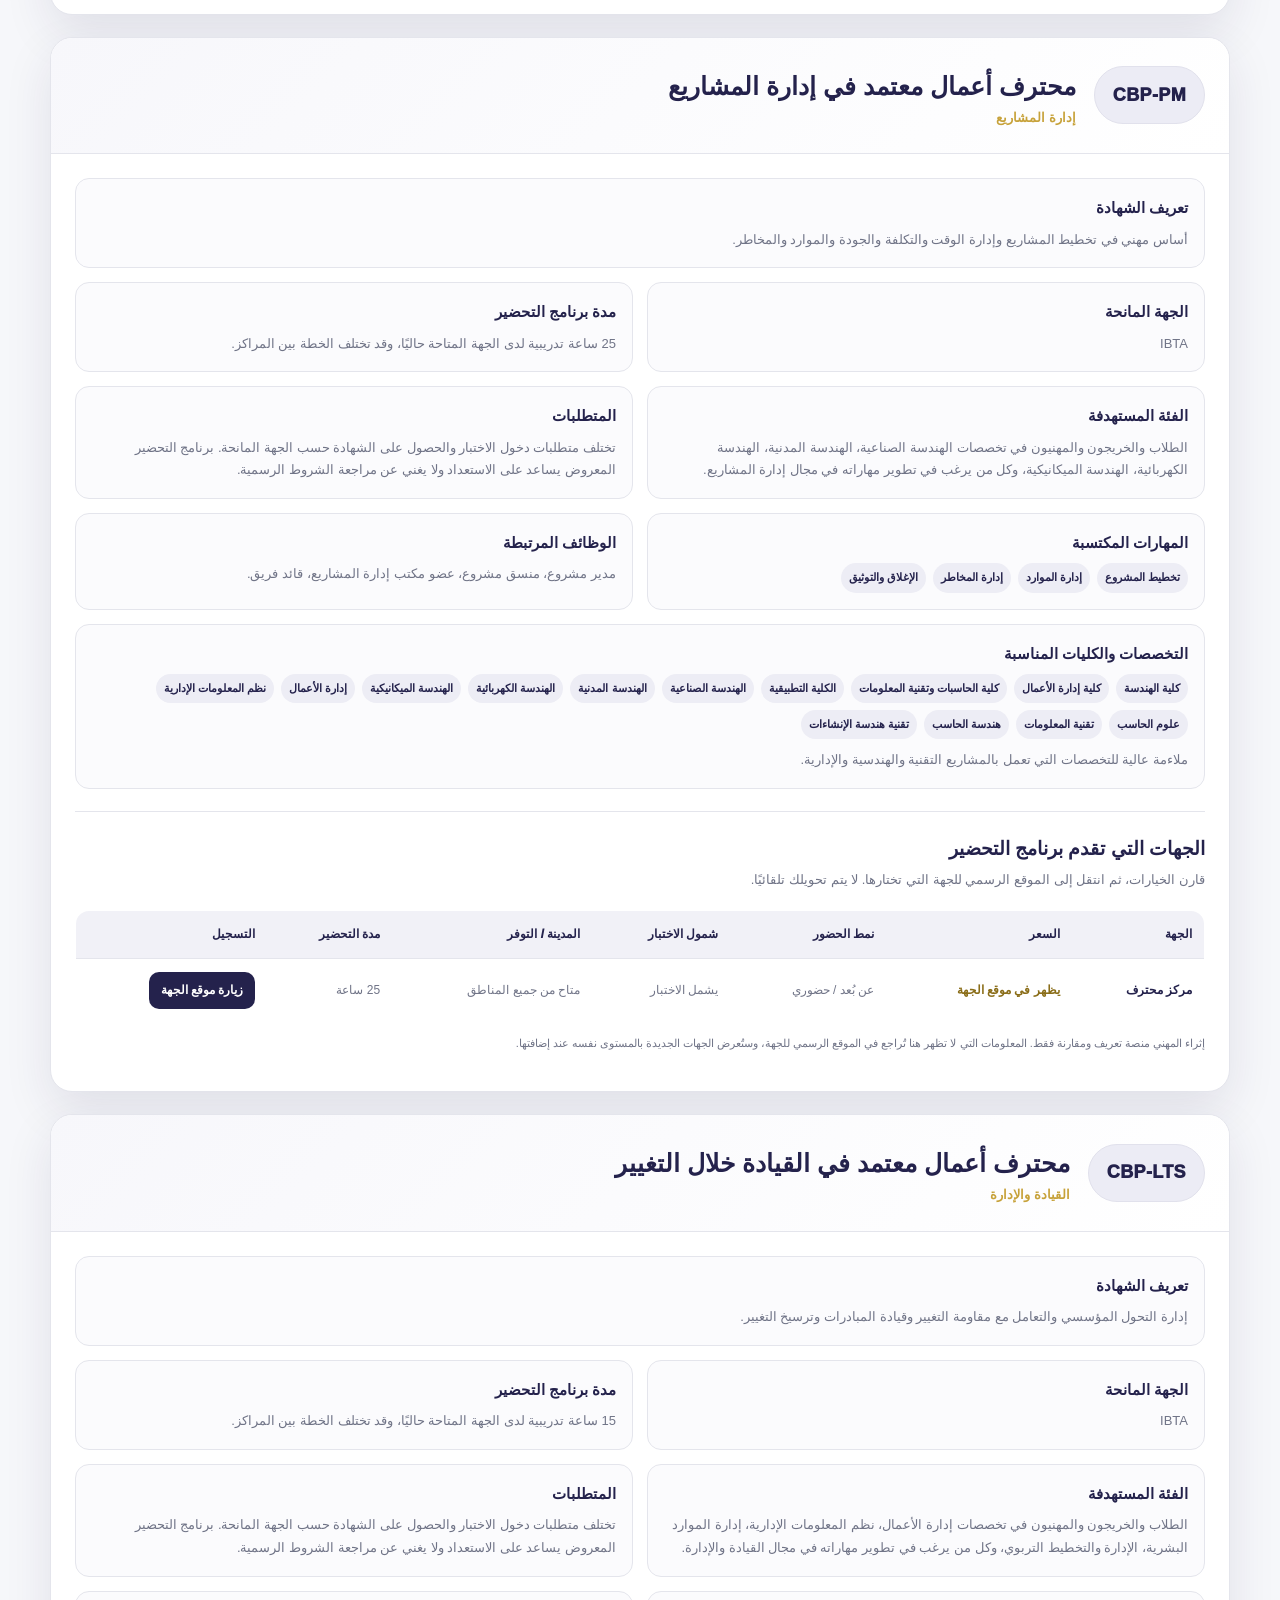
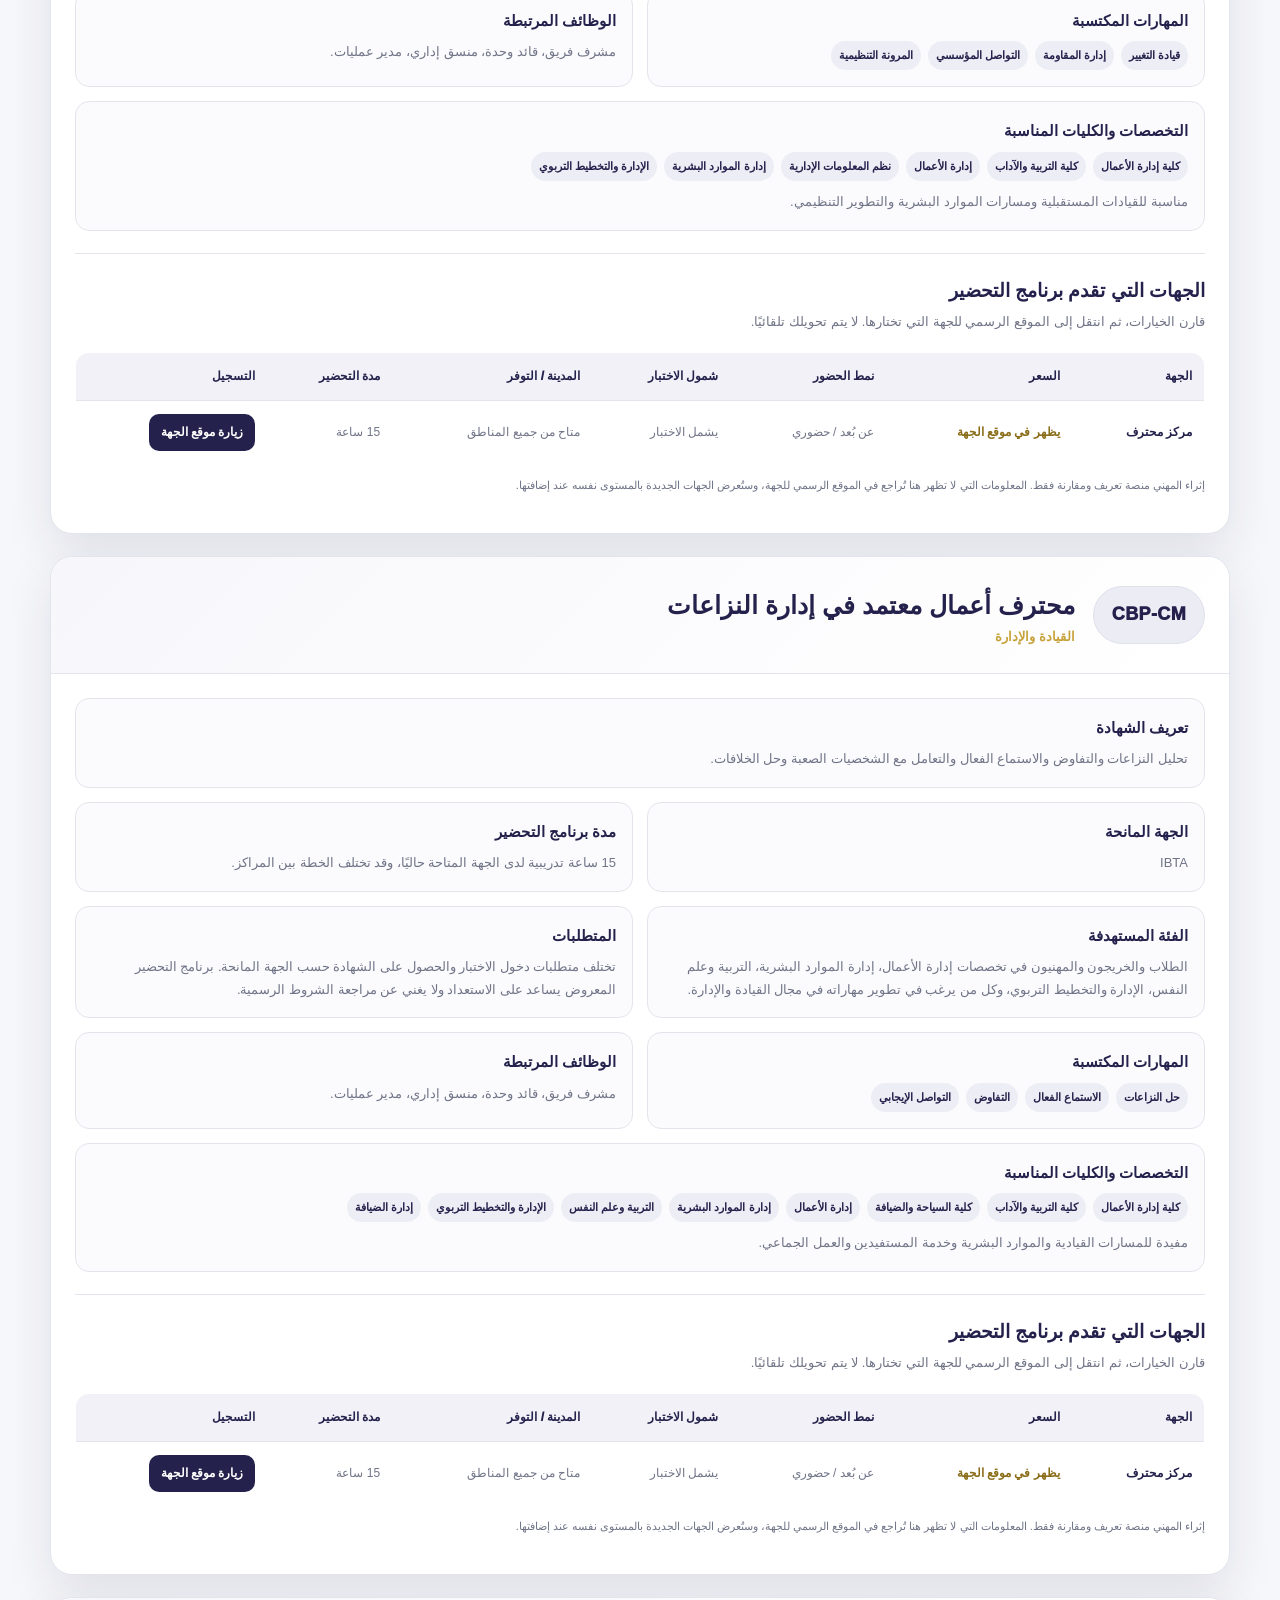
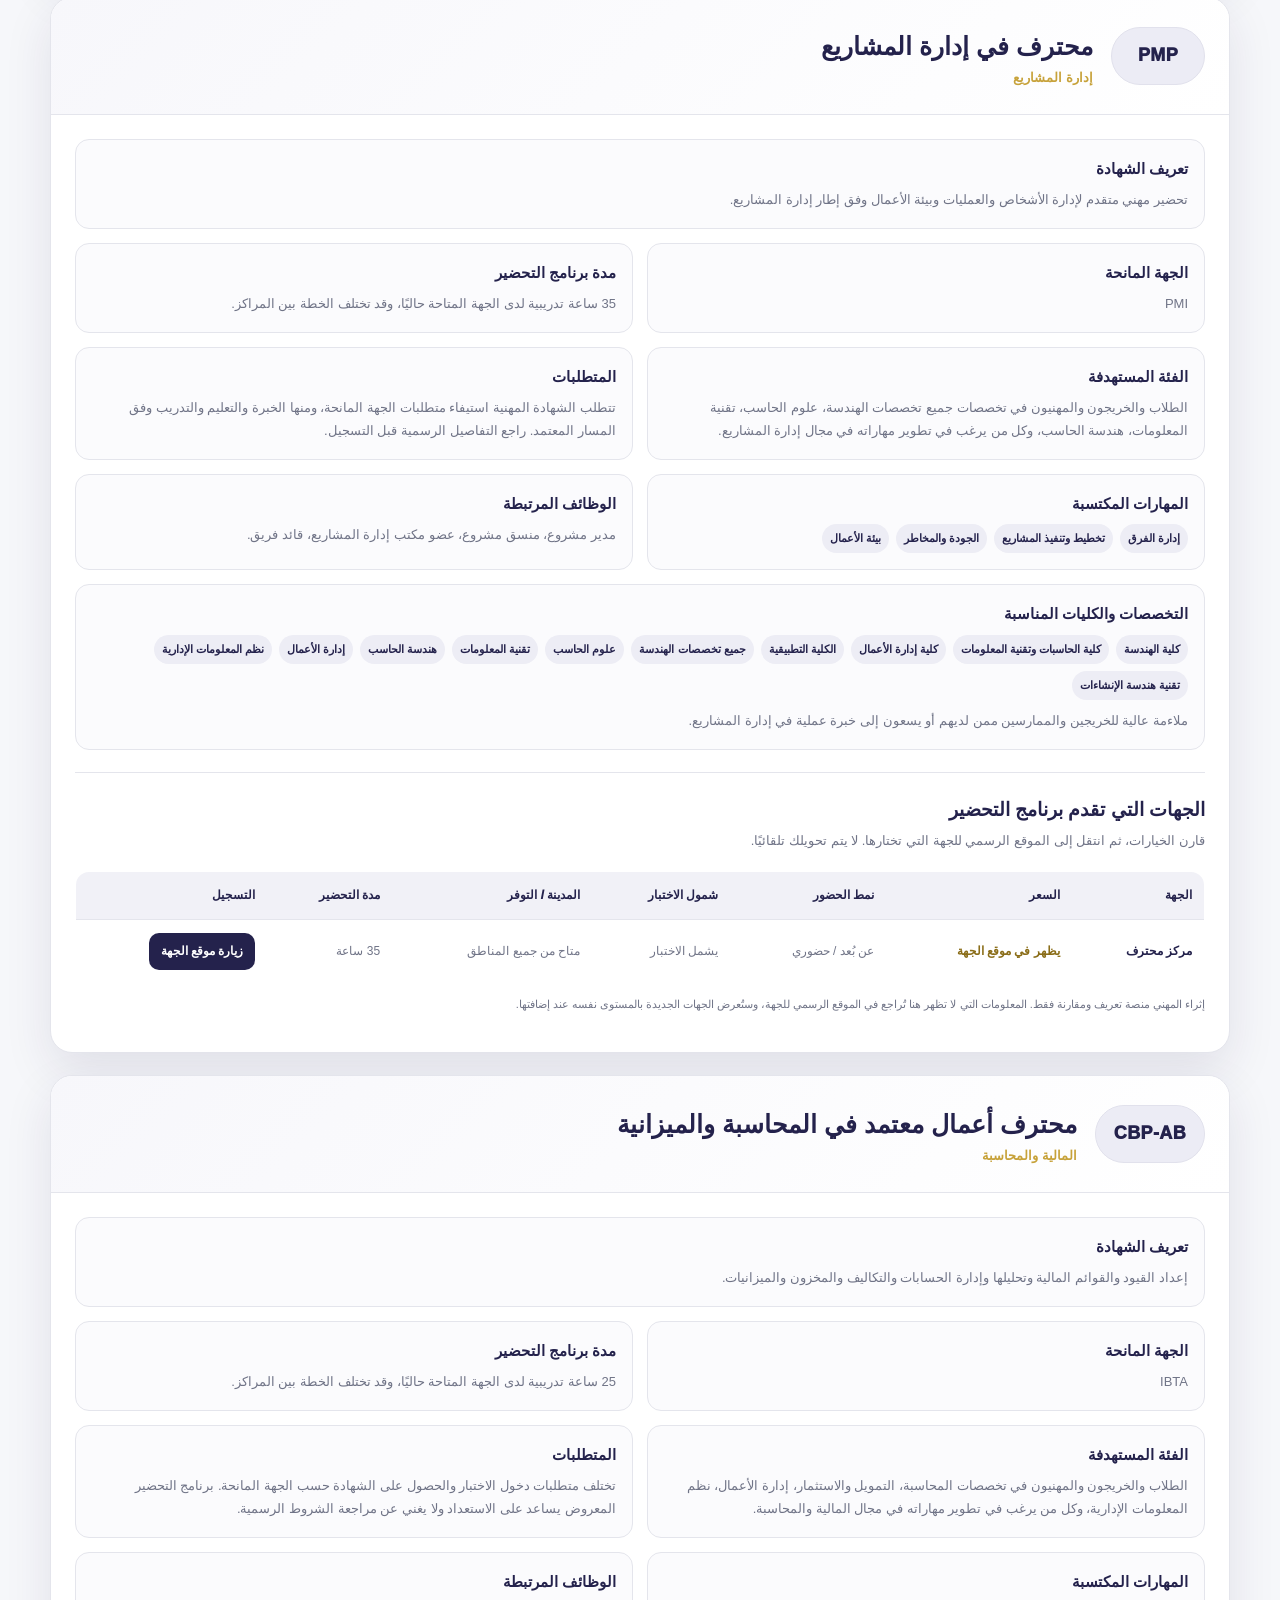
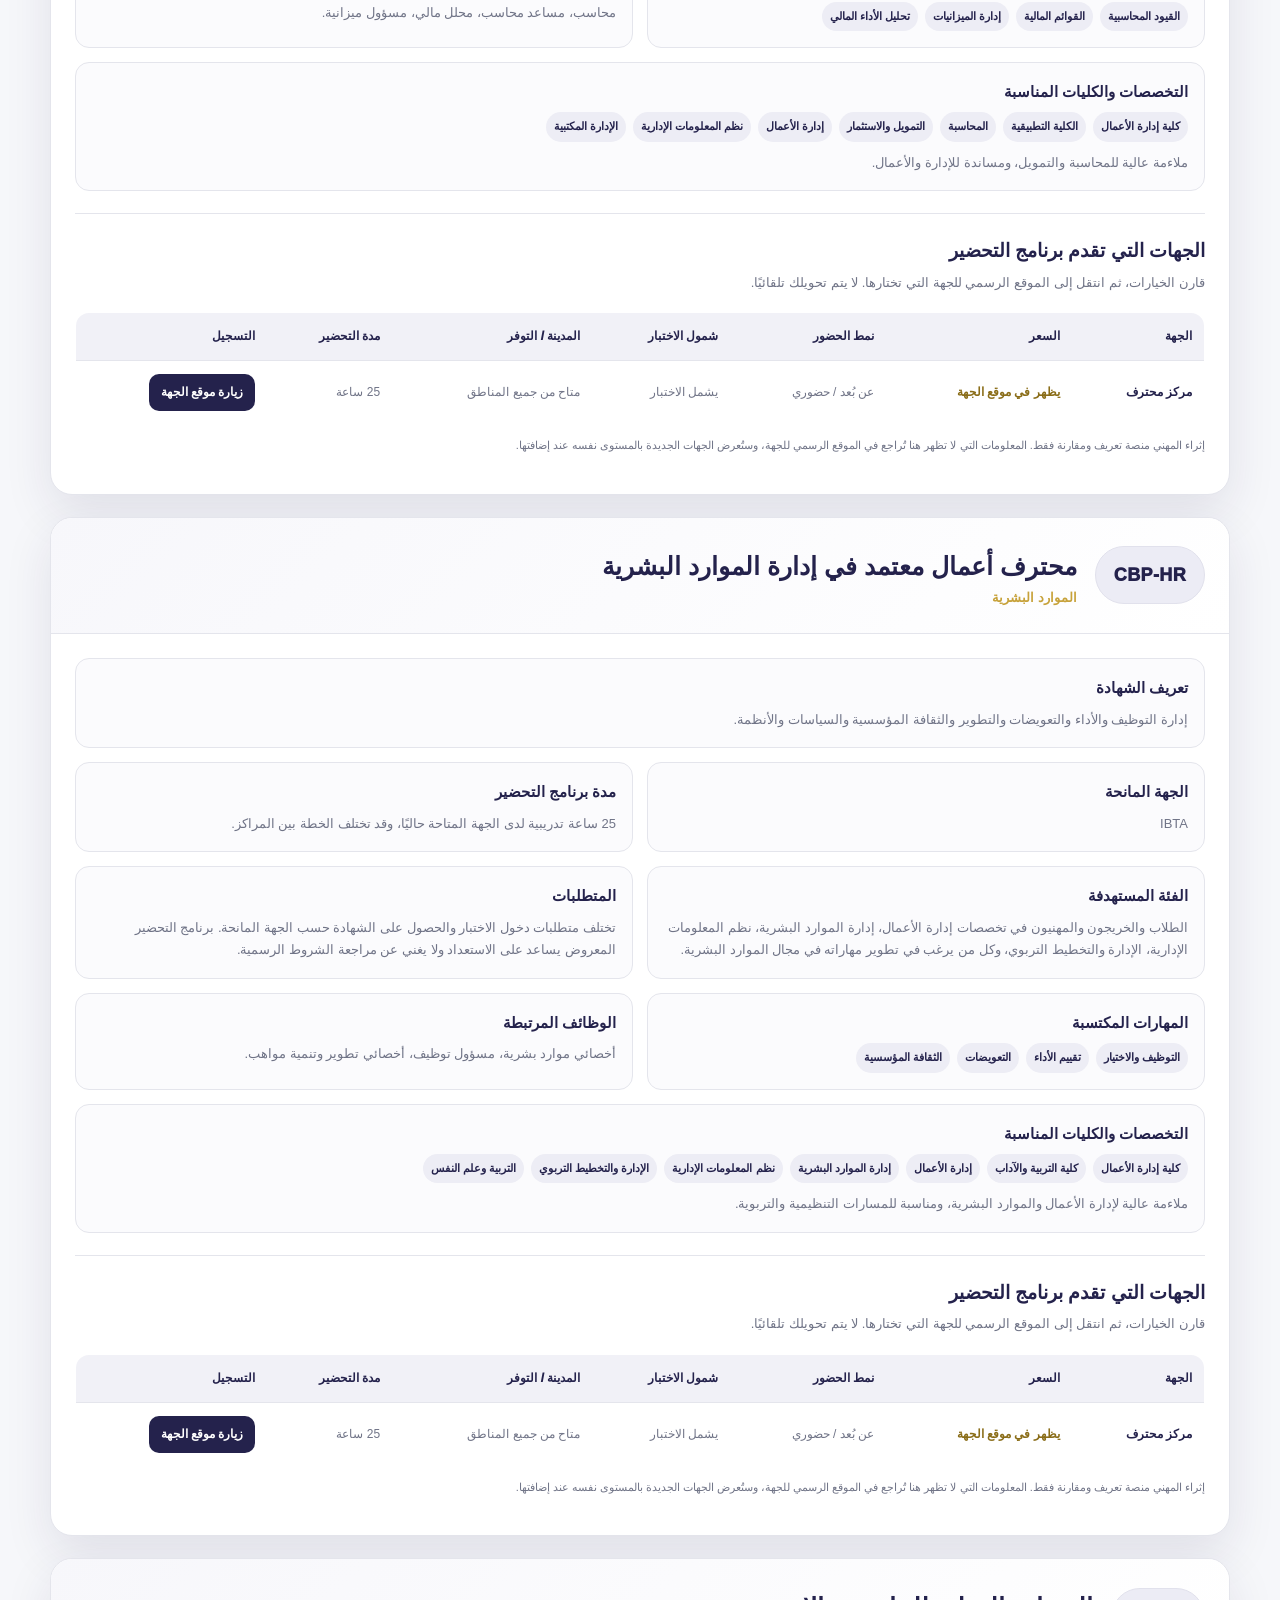
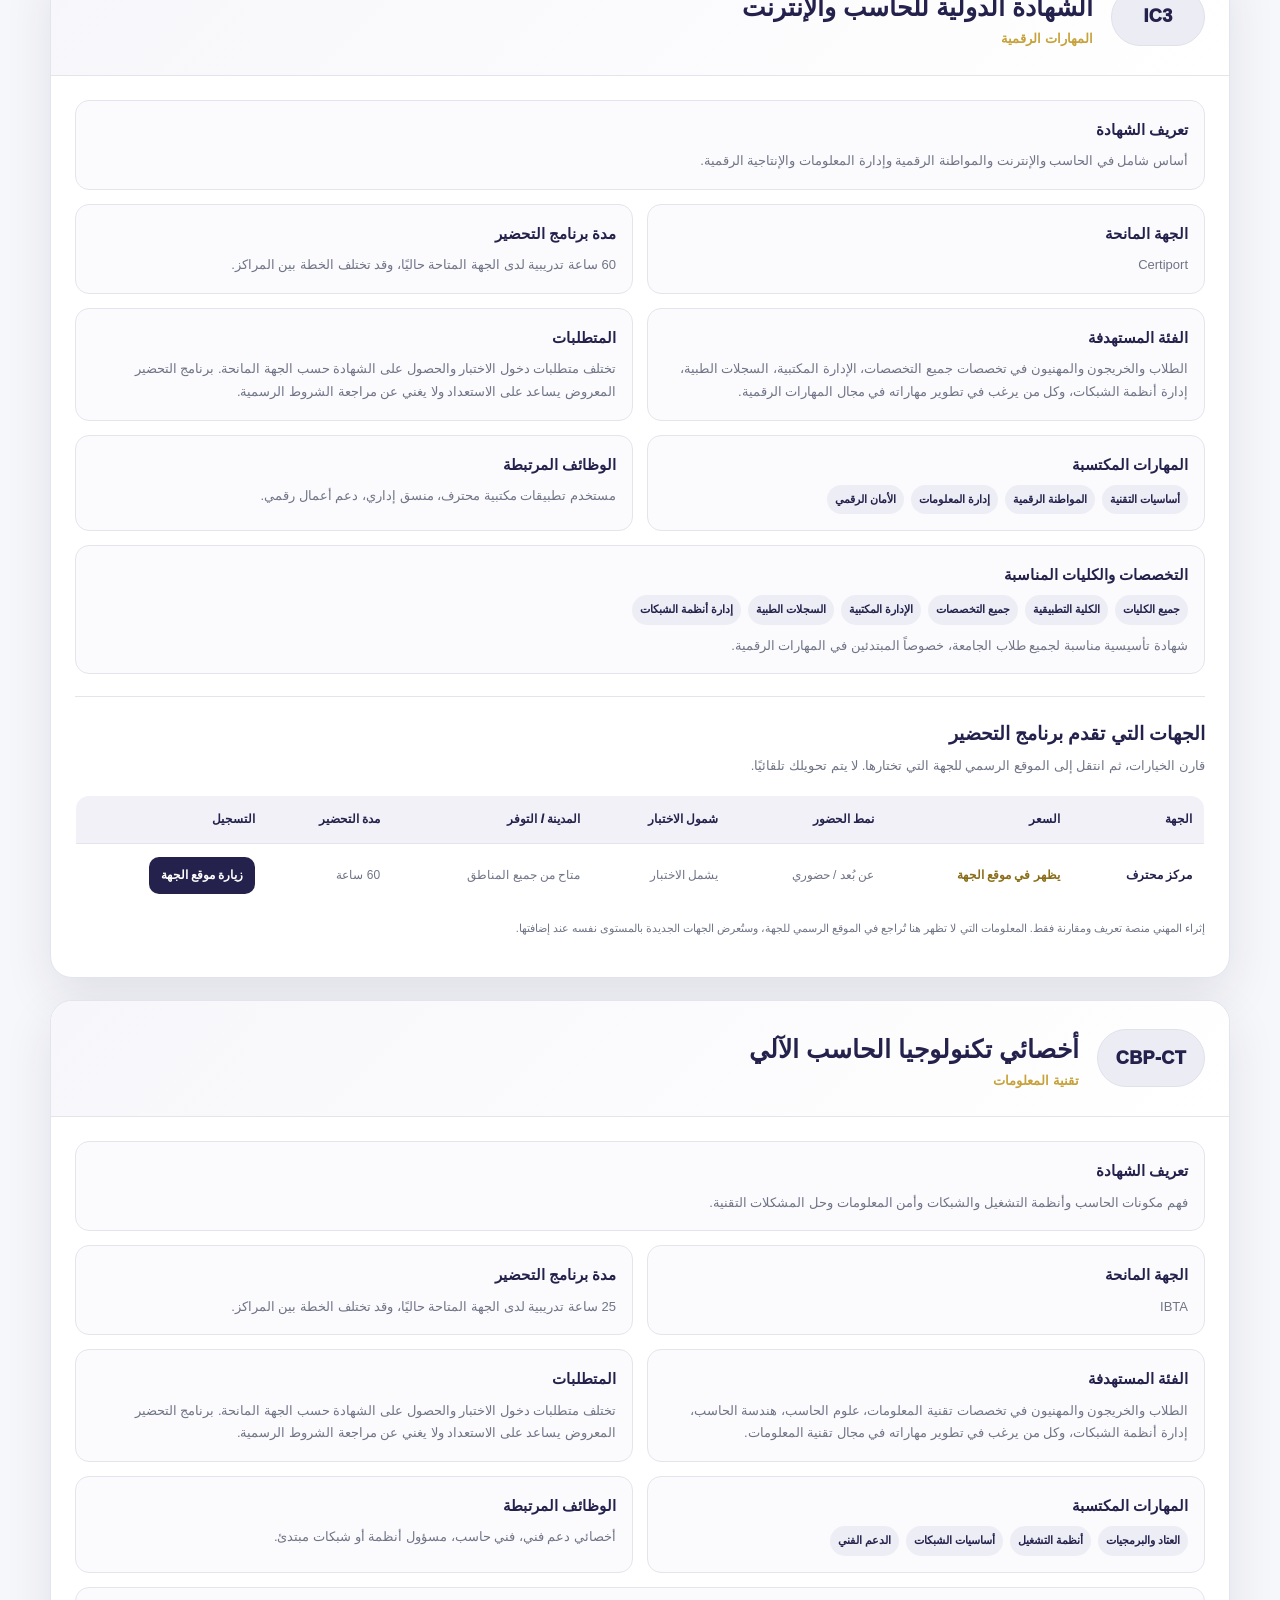
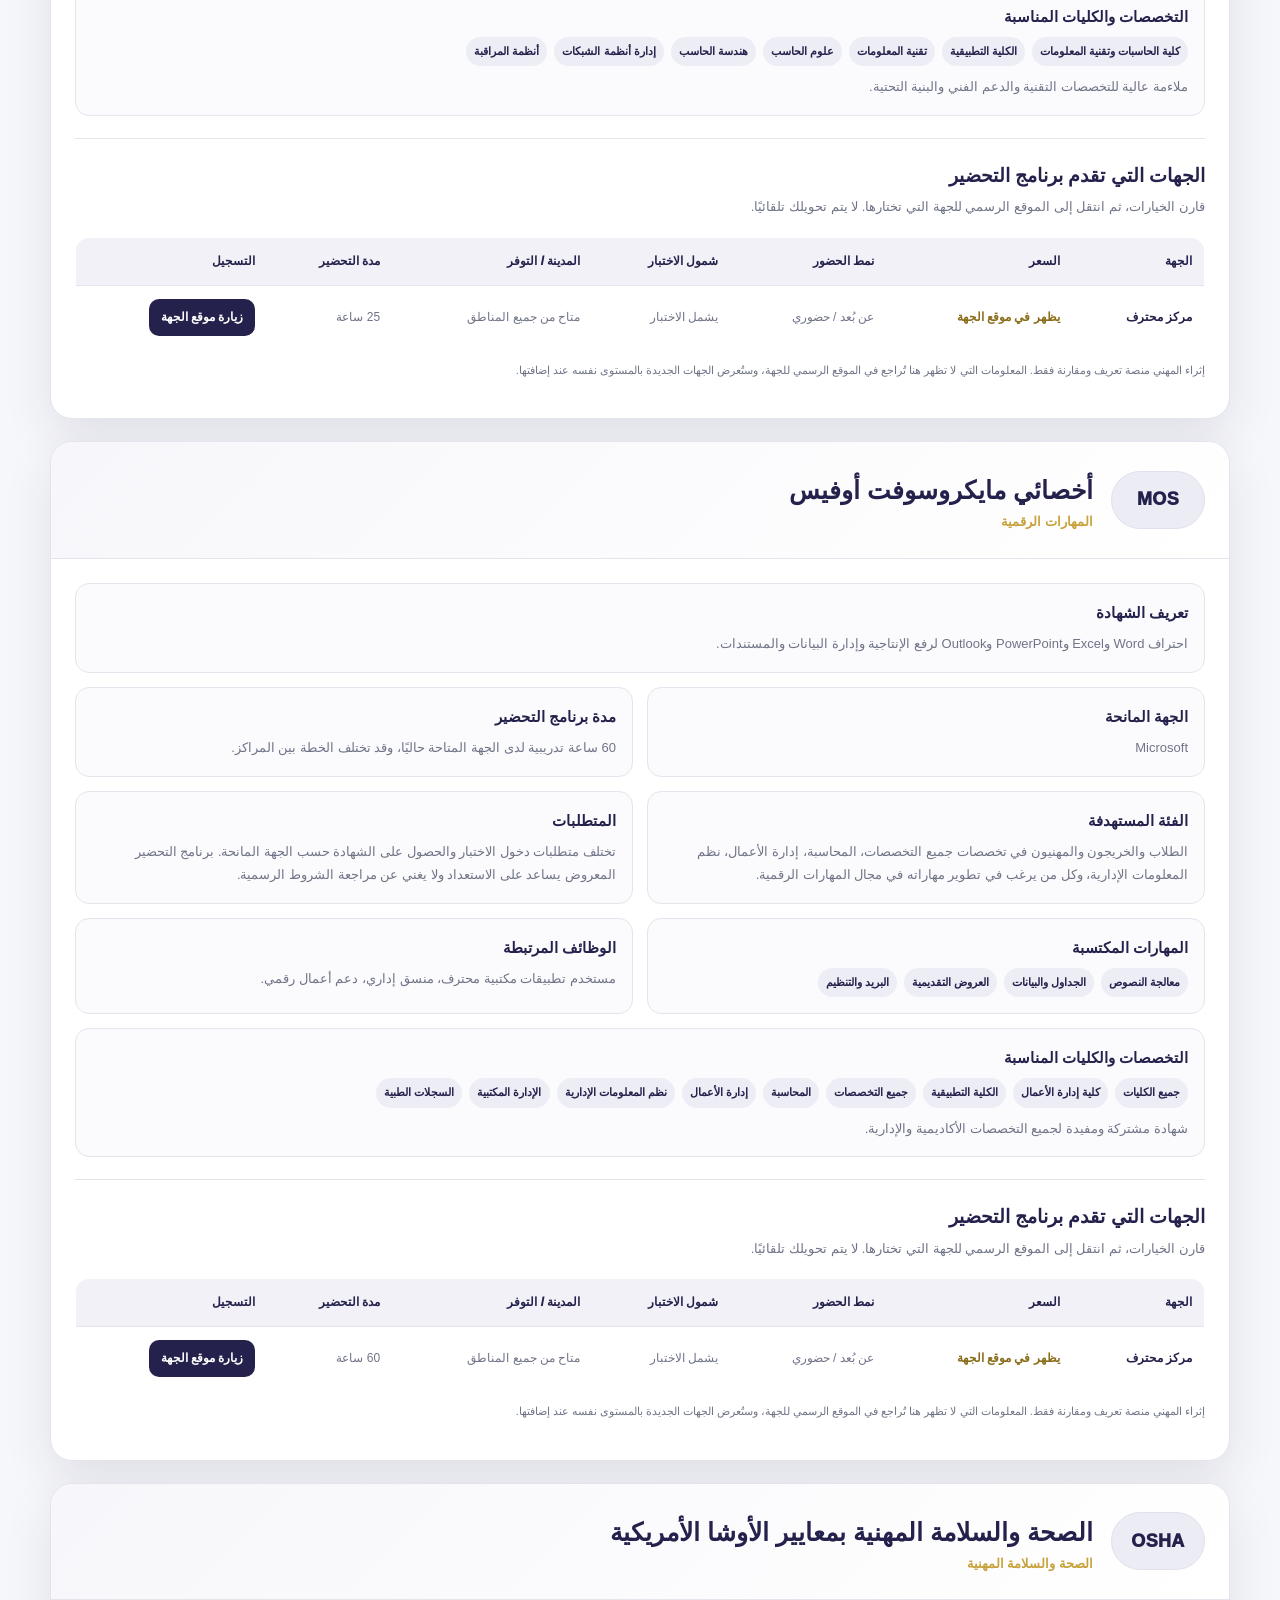
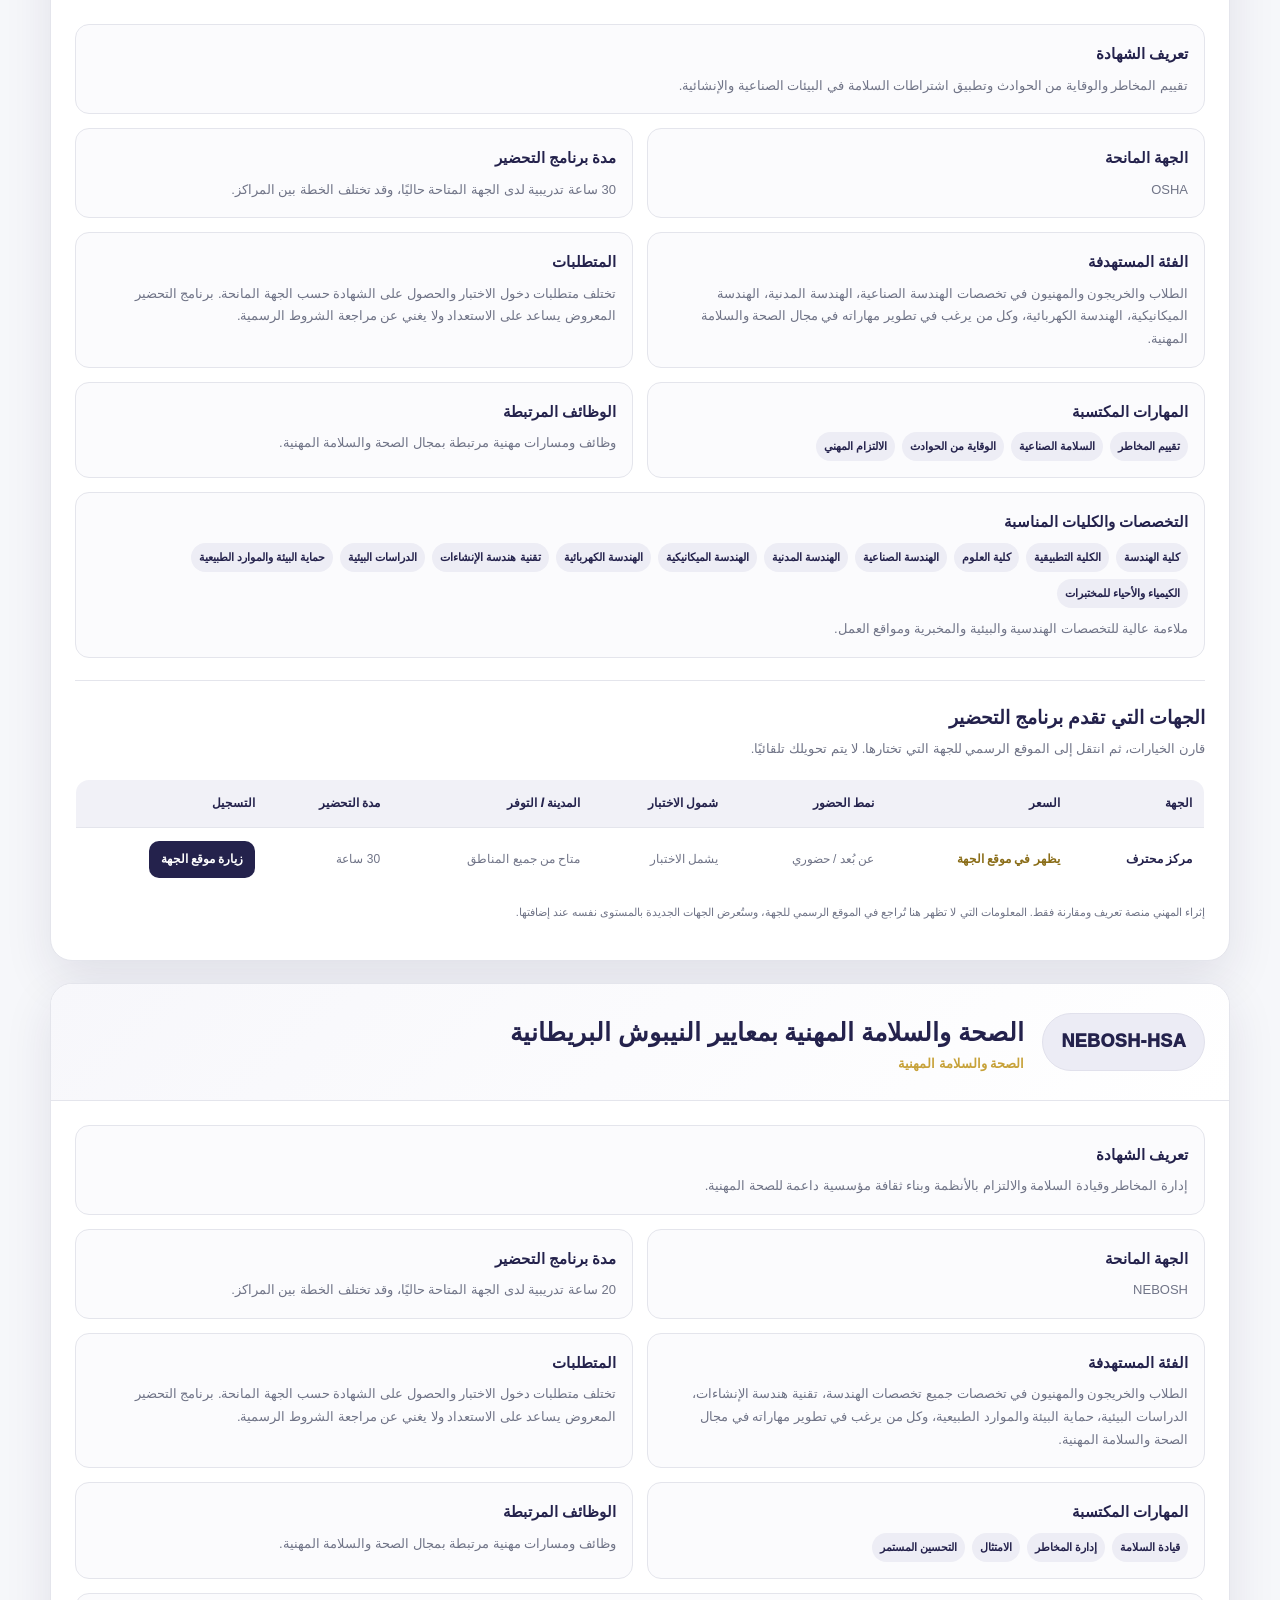
<file: results.html>
<!doctype html>
<html lang="ar" dir="rtl">
<head>
<meta charset="utf-8">
<meta name="viewport" content="width=device-width,initial-scale=1">
<meta name="description" content="الشهادات الاحترافية المناسبة حسب الكلية والتخصص">
<title>الشهادات المناسبة | إثراء المهني</title>
<link rel="icon" href="assets/favicon.svg" type="image/svg+xml">
<style>
:root{--navy:#24224c;--navy2:#34316c;--gold:#c7a23a;--ink:#24263a;--muted:#707487;--line:#e4e5ec;--bg:#f6f7fa;--white:#fff;--soft:#f0f0f7;--shadow:0 18px 48px rgba(36,34,76,.10)}
*{box-sizing:border-box}html{scroll-behavior:smooth}body{margin:0;font-family:"Segoe UI",Tahoma,Arial,sans-serif;background:var(--bg);color:var(--ink);line-height:1.75}a{text-decoration:none;color:inherit}button,input,select{font:inherit}.container{width:min(1180px,calc(100% - 32px));margin:auto}
.header{background:#fff;border-bottom:1px solid var(--line);position:sticky;top:0;z-index:20;box-shadow:0 6px 20px rgba(36,34,76,.05)}.head{height:86px;display:flex;align-items:center;justify-content:space-between;gap:24px}.brand{display:flex;flex-direction:column;align-items:center;justify-content:center;text-align:center;gap:5px;line-height:1.2}.brand b{color:var(--navy);font-size:22px;font-weight:950}.brand small{display:flex;align-items:center;justify-content:center;gap:10px;color:#777b8a;font-size:11px;font-weight:700;white-space:nowrap}.brand small:before,.brand small:after{content:"";width:22px;height:2px;background:var(--gold);border-radius:2px}.nav{display:flex;gap:18px;font-size:14px;font-weight:800}.nav a:hover{color:var(--gold)}
.hero{background:linear-gradient(135deg,var(--navy),var(--navy2));color:#fff;padding:58px 0 52px}.crumb{font-size:13px;color:rgba(255,255,255,.72)}.hero h1{font-size:clamp(34px,5vw,54px);line-height:1.25;margin:12px 0}.hero p{margin:0;color:rgba(255,255,255,.80);max-width:760px}.selection{margin-top:22px;display:flex;gap:9px;flex-wrap:wrap}.selection span{background:rgba(255,255,255,.10);border:1px solid rgba(255,255,255,.18);padding:7px 11px;border-radius:999px;font-size:13px}
.main{padding:38px 0 65px}.toolbar{background:#fff;border:1px solid var(--line);border-radius:18px;padding:18px;box-shadow:var(--shadow);display:grid;grid-template-columns:1fr auto;gap:14px;align-items:center;margin-bottom:22px}.toolbar p{margin:0;color:var(--muted)}.toolbar a{background:var(--navy);color:#fff;padding:10px 15px;border-radius:10px;font-weight:900;font-size:13px}.count{display:inline-block;background:#ececf5;color:var(--navy);padding:6px 10px;border-radius:999px;font-size:12px;font-weight:900;margin-bottom:15px}
.results{display:grid;gap:22px}.certificate{background:#fff;border:1px solid var(--line);border-radius:22px;overflow:hidden;box-shadow:var(--shadow)}.cert-head{background:linear-gradient(135deg,#f7f7fb,#fff);padding:24px;display:grid;grid-template-columns:auto 1fr;gap:18px;align-items:center;border-bottom:1px solid var(--line)}.cert-icon{min-width:94px;height:58px;padding:0 18px;border-radius:999px;background:#ececf5;color:var(--navy);display:grid;place-items:center;font-size:18px;font-weight:950;letter-spacing:.02em;direction:ltr;border:1px solid #e1e1ec}.cert-code{display:none}.cert-head h2{margin:7px 0 3px;color:var(--navy);font-size:25px;line-height:1.4}.cert-field{color:var(--gold);font-weight:900;font-size:13px}.cert-body{padding:24px}.detail-grid{display:grid;grid-template-columns:repeat(2,minmax(0,1fr));gap:14px}.detail{border:1px solid var(--line);background:#fbfbfd;border-radius:14px;padding:16px}.detail.full{grid-column:1/-1}.detail h3{font-size:15px;margin:0 0 7px;color:var(--navy)}.detail p{margin:0;color:var(--muted);font-size:13px}.detail ul{margin:0;padding-right:18px;color:var(--muted);font-size:13px}.chips{display:flex;gap:7px;flex-wrap:wrap}.chips span{background:#ededf5;color:var(--navy);padding:5px 8px;border-radius:999px;font-size:11px;font-weight:800}
.providers{margin-top:22px;border-top:1px solid var(--line);padding-top:20px}.providers h3{margin:0;color:var(--navy);font-size:19px}.providers>p{margin:4px 0 14px;color:var(--muted);font-size:13px}.provider-card{display:grid;grid-template-columns:64px 1fr auto;gap:15px;align-items:center;border:1px solid #dcddea;border-radius:16px;padding:16px;background:linear-gradient(135deg,#fff,#f8f8fc)}.provider-logo{width:58px;height:58px;border-radius:15px;background:var(--navy);color:#fff;display:grid;place-items:center;font-weight:950;font-size:21px}.provider-card h4{margin:0 0 4px;color:var(--navy)}.provider-card p{margin:0;color:var(--muted);font-size:12px}.provider-tags{display:flex;gap:6px;flex-wrap:wrap;margin-top:8px}.provider-tags span{background:#ececf5;color:var(--navy);padding:4px 8px;border-radius:999px;font-size:10px;font-weight:800}.visit{display:inline-flex;align-items:center;justify-content:center;background:var(--navy);color:#fff;padding:11px 16px;border-radius:10px;font-weight:900;white-space:nowrap}.visit:hover{background:#171634}.neutral-note{margin-top:11px!important;font-size:11px!important}.empty{display:none;background:#fff;border:1px dashed #c7cad8;border-radius:18px;padding:40px;text-align:center;color:var(--muted)}
.result-actions{display:flex;gap:9px;flex-wrap:wrap;margin:0 0 18px}.action-btn{border:1px solid var(--line);background:#fff;color:var(--navy);border-radius:10px;padding:9px 13px;font-weight:900;font-size:12px;cursor:pointer}.action-btn:hover{border-color:var(--navy)}.compare-wrap{margin-top:18px;overflow-x:auto}.compare-table{width:100%;border-collapse:collapse;min-width:760px;background:#fff;border:1px solid var(--line);border-radius:14px;overflow:hidden}.compare-table th,.compare-table td{padding:13px 12px;text-align:right;border-bottom:1px solid var(--line);font-size:12px}.compare-table th{background:#f1f1f7;color:var(--navy);font-weight:950}.compare-table td{color:var(--muted)}.compare-table tr:last-child td{border-bottom:0}.compare-table .visit{padding:8px 12px}.missing{color:#8a6d18;font-weight:800}.policy-links{margin-top:10px;display:flex;gap:14px;justify-content:center;flex-wrap:wrap}.policy-links a{color:rgba(255,255,255,.8);text-decoration:underline}
.footer{background:var(--navy);color:#fff;padding:25px 0;text-align:center;font-size:12px}.footer p{margin:0;color:rgba(255,255,255,.78)}
@media(max-width:760px){.head{height:72px}.brand b{font-size:18px}.brand small{font-size:9px}.nav{display:none}.hero{padding:42px 0}.toolbar{grid-template-columns:1fr}.toolbar a{text-align:center}.cert-head{grid-template-columns:auto 1fr;padding:18px}.cert-icon{min-width:78px;height:48px;padding:0 14px;font-size:15px}.cert-head h2{font-size:20px}.cert-body{padding:17px}.detail-grid{grid-template-columns:1fr}.detail.full{grid-column:auto}.provider-card{grid-template-columns:54px 1fr}.provider-logo{width:50px;height:50px}.visit{grid-column:1/-1;width:100%}}

    .detail-tag{display:inline-flex;align-items:center;justify-content:center;font-weight:800;color:var(--navy);background:#f0f1f8;border:1px solid #dfe1ec;border-radius:999px;padding:7px 12px;white-space:nowrap;min-width:120px}
    .detail-tag.exam::before{content:"✓";font-weight:900;margin-left:6px}
  </style>
</head>
<body>
<header class="header"><div class="container head"><a class="brand" href="index.html"><b>إثراء المهني</b><small>دليل الشهادات الاحترافية</small></a><nav class="nav"><a href="index.html">الرئيسية</a><a href="results.html">جميع الشهادات</a><a href="index.html#about">عن المنصة</a></nav></div></header>
<section class="hero"><div class="container"><div class="crumb">الرئيسية ← الشهادات المناسبة</div><h1>الشهادات المناسبة لمسارك</h1><p>تعرف على تفاصيل كل شهادة، ثم شاهد الجهات التي تقدم برنامج التحضير واختر الجهة المناسبة لك بنفسك.</p><div class="selection" id="selection"></div></div></section>
<main class="main" id="results"><div class="container"><div class="result-actions"><button class="action-btn" type="button" onclick="history.length>1?history.back():location.href='index.html'">رجوع</button><button class="action-btn" id="sharePage" type="button">مشاركة النتائج</button></div><div class="toolbar"><p id="intro">يتم الآن عرض الشهادات المقترحة بناءً على اختيارك.</p><a href="index.html#home">تغيير الكلية أو التخصص</a></div><span class="count" id="count"></span><section class="results" id="resultsList"></section><div class="empty" id="empty"><b>لا توجد شهادات مطابقة لهذا الاختيار حاليًا.</b><br>جرّب اختيار تخصص آخر أو استعرض جميع الشهادات.</div></div></main>
<footer class="footer"><div class="container"><p>إثراء المهني منصة تعريف ومقارنة، والتسجيل النهائي يتم في الموقع الرسمي للجهة التي يختارها المستفيد.</p><div class="policy-links"><a href="privacy.html">سياسة الخصوصية</a><a href="terms.html">شروط الاستخدام</a></div></div></footer>
<script>
window.CERTIFICATES = [
      {
        code: 'CBP-M', title: 'محترف أعمال معتمد في التسويق', field: 'التسويق والمبيعات', icon: '📣', issuer: 'IBTA', hours: 20,
        summary: 'تطوير مهارات تحليل السوق وسلوك المستهلك وبناء الخطط التسويقية وإدارة العلامة التجارية.',
        colleges: ['كلية إدارة الأعمال', 'كلية السياحة والضيافة', 'كلية التصاميم والفنون'],
        majors: ['التسويق', 'إدارة الأعمال', 'نظم المعلومات الإدارية', 'إدارة الضيافة', 'التصميم والأزياء للمشاريع التجارية'],
        skills: ['أبحاث السوق', 'سلوك المستهلك', 'التخطيط التسويقي', 'تموضع العلامة التجارية'], fit: 'ملاءمة عالية لطلاب التسويق وإدارة الأعمال، وملاءمة مساندة للتخصصات المرتبطة بخدمة العملاء وريادة الأعمال.'
      },
      {
        code: 'CBP-LS', title: 'محترف أعمال معتمد في القيادة الإدارية', field: 'القيادة والإدارة', icon: '🧭', issuer: 'IBTA', hours: 15,
        summary: 'تنمية مهارات القيادة واتخاذ القرار وبناء الفرق والتحفيز وصياغة الرؤية والرسالة.',
        colleges: ['كلية إدارة الأعمال', 'كلية التربية والآداب', 'جميع الكليات'],
        majors: ['إدارة الأعمال', 'نظم المعلومات الإدارية', 'الإدارة والتخطيط التربوي', 'جميع التخصصات للمهارات القيادية'],
        skills: ['القيادة', 'اتخاذ القرار', 'بناء الفرق', 'التحفيز'], fit: 'شهادة مشتركة ومناسبة للطلاب المتوقع توليهم أدواراً قيادية أو إشرافية في أي مجال.'
      },
      {
        code: 'CBP-S', title: 'محترف أعمال معتمد في المبيعات', field: 'التسويق والمبيعات', icon: '🤝', issuer: 'IBTA', hours: 15,
        summary: 'إتقان دورة البيع والاستقطاب والتفاوض ومعالجة الاعتراضات وإغلاق الصفقات وبناء علاقات العملاء.',
        colleges: ['كلية إدارة الأعمال', 'كلية السياحة والضيافة'],
        majors: ['التسويق', 'إدارة الأعمال', 'التمويل والاستثمار', 'نظم المعلومات الإدارية', 'إدارة الضيافة'],
        skills: ['الاستقطاب', 'العروض البيعية', 'التفاوض', 'إغلاق الصفقات'], fit: 'ملاءمة عالية للتسويق وإدارة الأعمال، ومفيدة لمسارات الضيافة والخدمات وريادة الأعمال.'
      },
      {
        code: 'CBP-CS', title: 'محترف أعمال معتمد في خدمة العملاء', field: 'خدمة العملاء', icon: '💬', issuer: 'IBTA', hours: 15,
        summary: 'تطوير التواصل وحل المشكلات والتعامل مع الشكاوى وتقديم الخدمة عبر الهاتف والقنوات الرقمية.',
        colleges: ['كلية إدارة الأعمال', 'كلية السياحة والضيافة', 'الكلية التطبيقية'],
        majors: ['التسويق', 'إدارة الأعمال', 'إدارة الضيافة', 'الإدارة المكتبية', 'السجلات الطبية'],
        skills: ['التواصل المهني', 'حل المشكلات', 'إدارة الشكاوى', 'الخدمة الرقمية'], fit: 'مناسبة للتخصصات التي تتعامل مباشرة مع المستفيدين والعملاء والمرضى والزوار.'
      },
      {
        code: 'CBP-PM', title: 'محترف أعمال معتمد في إدارة المشاريع', field: 'إدارة المشاريع', icon: '📋', issuer: 'IBTA', hours: 25,
        summary: 'أساس مهني في تخطيط المشاريع وإدارة الوقت والتكلفة والجودة والموارد والمخاطر.',
        colleges: ['كلية الهندسة', 'كلية إدارة الأعمال', 'كلية الحاسبات وتقنية المعلومات', 'الكلية التطبيقية'],
        majors: ['الهندسة الصناعية', 'الهندسة المدنية', 'الهندسة الكهربائية', 'الهندسة الميكانيكية', 'إدارة الأعمال', 'نظم المعلومات الإدارية', 'علوم الحاسب', 'تقنية المعلومات', 'هندسة الحاسب', 'تقنية هندسة الإنشاءات'],
        skills: ['تخطيط المشروع', 'إدارة الموارد', 'إدارة المخاطر', 'الإغلاق والتوثيق'], fit: 'ملاءمة عالية للتخصصات التي تعمل بالمشاريع التقنية والهندسية والإدارية.'
      },
      {
        code: 'CBP-LTS', title: 'محترف أعمال معتمد في القيادة خلال التغيير', field: 'القيادة والإدارة', icon: '🔄', issuer: 'IBTA', hours: 15,
        summary: 'إدارة التحول المؤسسي والتعامل مع مقاومة التغيير وقيادة المبادرات وترسيخ التغيير.',
        colleges: ['كلية إدارة الأعمال', 'كلية التربية والآداب'],
        majors: ['إدارة الأعمال', 'نظم المعلومات الإدارية', 'إدارة الموارد البشرية', 'الإدارة والتخطيط التربوي'],
        skills: ['قيادة التغيير', 'إدارة المقاومة', 'التواصل المؤسسي', 'المرونة التنظيمية'], fit: 'مناسبة للقيادات المستقبلية ومسارات الموارد البشرية والتطوير التنظيمي.'
      },
      {
        code: 'CBP-CM', title: 'محترف أعمال معتمد في إدارة النزاعات', field: 'القيادة والإدارة', icon: '⚖️', issuer: 'IBTA', hours: 15,
        summary: 'تحليل النزاعات والتفاوض والاستماع الفعال والتعامل مع الشخصيات الصعبة وحل الخلافات.',
        colleges: ['كلية إدارة الأعمال', 'كلية التربية والآداب', 'كلية السياحة والضيافة'],
        majors: ['إدارة الأعمال', 'إدارة الموارد البشرية', 'التربية وعلم النفس', 'الإدارة والتخطيط التربوي', 'إدارة الضيافة'],
        skills: ['حل النزاعات', 'الاستماع الفعال', 'التفاوض', 'التواصل الإيجابي'], fit: 'مفيدة للمسارات القيادية والموارد البشرية وخدمة المستفيدين والعمل الجماعي.'
      },
      {
        code: 'PMP', title: 'محترف في إدارة المشاريع', field: 'إدارة المشاريع', icon: '🏗️', issuer: 'PMI', hours: 35,
        summary: 'تحضير مهني متقدم لإدارة الأشخاص والعمليات وبيئة الأعمال وفق إطار إدارة المشاريع.',
        colleges: ['كلية الهندسة', 'كلية الحاسبات وتقنية المعلومات', 'كلية إدارة الأعمال', 'الكلية التطبيقية'],
        majors: ['جميع تخصصات الهندسة', 'علوم الحاسب', 'تقنية المعلومات', 'هندسة الحاسب', 'إدارة الأعمال', 'نظم المعلومات الإدارية', 'تقنية هندسة الإنشاءات'],
        skills: ['إدارة الفرق', 'تخطيط وتنفيذ المشاريع', 'الجودة والمخاطر', 'بيئة الأعمال'], fit: 'ملاءمة عالية للخريجين والممارسين ممن لديهم أو يسعون إلى خبرة عملية في إدارة المشاريع.'
      },
      {
        code: 'CBP-AB', title: 'محترف أعمال معتمد في المحاسبة والميزانية', field: 'المالية والمحاسبة', icon: '🧾', issuer: 'IBTA', hours: 25,
        summary: 'إعداد القيود والقوائم المالية وتحليلها وإدارة الحسابات والتكاليف والمخزون والميزانيات.',
        colleges: ['كلية إدارة الأعمال', 'الكلية التطبيقية'],
        majors: ['المحاسبة', 'التمويل والاستثمار', 'إدارة الأعمال', 'نظم المعلومات الإدارية', 'الإدارة المكتبية'],
        skills: ['القيود المحاسبية', 'القوائم المالية', 'إدارة الميزانيات', 'تحليل الأداء المالي'], fit: 'ملاءمة عالية للمحاسبة والتمويل، ومساندة للإدارة والأعمال.'
      },
      {
        code: 'CBP-HR', title: 'محترف أعمال معتمد في إدارة الموارد البشرية', field: 'الموارد البشرية', icon: '👥', issuer: 'IBTA', hours: 25,
        summary: 'إدارة التوظيف والأداء والتعويضات والتطوير والثقافة المؤسسية والسياسات والأنظمة.',
        colleges: ['كلية إدارة الأعمال', 'كلية التربية والآداب'],
        majors: ['إدارة الأعمال', 'إدارة الموارد البشرية', 'نظم المعلومات الإدارية', 'الإدارة والتخطيط التربوي', 'التربية وعلم النفس'],
        skills: ['التوظيف والاختيار', 'تقييم الأداء', 'التعويضات', 'الثقافة المؤسسية'], fit: 'ملاءمة عالية لإدارة الأعمال والموارد البشرية، ومناسبة للمسارات التنظيمية والتربوية.'
      },
      {
        code: 'IC3', title: 'الشهادة الدولية للحاسب والإنترنت', field: 'المهارات الرقمية', icon: '🌐', issuer: 'Certiport', hours: 60,
        summary: 'أساس شامل في الحاسب والإنترنت والمواطنة الرقمية وإدارة المعلومات والإنتاجية الرقمية.',
        colleges: ['جميع الكليات', 'الكلية التطبيقية'],
        majors: ['جميع التخصصات', 'الإدارة المكتبية', 'السجلات الطبية', 'إدارة أنظمة الشبكات'],
        skills: ['أساسيات التقنية', 'المواطنة الرقمية', 'إدارة المعلومات', 'الأمان الرقمي'], fit: 'شهادة تأسيسية مناسبة لجميع طلاب الجامعة، خصوصاً المبتدئين في المهارات الرقمية.'
      },
      {
        code: 'CBP-CT', title: 'أخصائي تكنولوجيا الحاسب الآلي', field: 'تقنية المعلومات', icon: '🖥️', issuer: 'IBTA', hours: 25,
        summary: 'فهم مكونات الحاسب وأنظمة التشغيل والشبكات وأمن المعلومات وحل المشكلات التقنية.',
        colleges: ['كلية الحاسبات وتقنية المعلومات', 'الكلية التطبيقية'],
        majors: ['تقنية المعلومات', 'علوم الحاسب', 'هندسة الحاسب', 'إدارة أنظمة الشبكات', 'أنظمة المراقبة'],
        skills: ['العتاد والبرمجيات', 'أنظمة التشغيل', 'أساسيات الشبكات', 'الدعم الفني'], fit: 'ملاءمة عالية للتخصصات التقنية والدعم الفني والبنية التحتية.'
      },
      {
        code: 'MOS', title: 'أخصائي مايكروسوفت أوفيس', field: 'المهارات الرقمية', icon: '📊', issuer: 'Microsoft', hours: 60,
        summary: 'احتراف Word وExcel وPowerPoint وOutlook لرفع الإنتاجية وإدارة البيانات والمستندات.',
        colleges: ['جميع الكليات', 'كلية إدارة الأعمال', 'الكلية التطبيقية'],
        majors: ['جميع التخصصات', 'المحاسبة', 'إدارة الأعمال', 'نظم المعلومات الإدارية', 'الإدارة المكتبية', 'السجلات الطبية'],
        skills: ['معالجة النصوص', 'الجداول والبيانات', 'العروض التقديمية', 'البريد والتنظيم'], fit: 'شهادة مشتركة ومفيدة لجميع التخصصات الأكاديمية والإدارية.'
      },
      {
        code: 'OSHA', title: 'الصحة والسلامة المهنية بمعايير الأوشا الأمريكية', field: 'الصحة والسلامة المهنية', icon: '🦺', issuer: 'OSHA', hours: 30,
        summary: 'تقييم المخاطر والوقاية من الحوادث وتطبيق اشتراطات السلامة في البيئات الصناعية والإنشائية.',
        colleges: ['كلية الهندسة', 'الكلية التطبيقية', 'كلية العلوم'],
        majors: ['الهندسة الصناعية', 'الهندسة المدنية', 'الهندسة الميكانيكية', 'الهندسة الكهربائية', 'تقنية هندسة الإنشاءات', 'الدراسات البيئية', 'حماية البيئة والموارد الطبيعية', 'الكيمياء والأحياء للمختبرات'],
        skills: ['تقييم المخاطر', 'السلامة الصناعية', 'الوقاية من الحوادث', 'الالتزام المهني'], fit: 'ملاءمة عالية للتخصصات الهندسية والبيئية والمخبرية ومواقع العمل.'
      },
      {
        code: 'NEBOSH-HSA', title: 'الصحة والسلامة المهنية بمعايير النيبوش البريطانية', field: 'الصحة والسلامة المهنية', icon: '🛡️', issuer: 'NEBOSH', hours: 20,
        summary: 'إدارة المخاطر وقيادة السلامة والالتزام بالأنظمة وبناء ثقافة مؤسسية داعمة للصحة المهنية.',
        colleges: ['كلية الهندسة', 'الكلية التطبيقية', 'كلية العلوم', 'الكليات الصحية'],
        majors: ['جميع تخصصات الهندسة', 'تقنية هندسة الإنشاءات', 'الدراسات البيئية', 'حماية البيئة والموارد الطبيعية', 'الكيمياء والأحياء', 'التخصصات الصحية ذات البيئات التشغيلية'],
        skills: ['قيادة السلامة', 'إدارة المخاطر', 'الامتثال', 'التحسين المستمر'], fit: 'مناسبة للمشرفين والمهندسين والمتخصصين في السلامة والبيئة والجودة.'
      },
      {
        code: 'SEC+', title: 'أمن المعلومات Security+', field: 'الأمن السيبراني', icon: '🔐', issuer: 'CompTIA', hours: 40,
        summary: 'تأسيس مهني في حماية الأنظمة والشبكات وإدارة الهوية والمخاطر والاستجابة للحوادث.',
        colleges: ['كلية الحاسبات وتقنية المعلومات', 'الكلية التطبيقية'],
        majors: ['تقنية المعلومات', 'علوم الحاسب', 'هندسة الحاسب', 'إدارة أنظمة الشبكات', 'أنظمة المراقبة'],
        skills: ['التهديدات والثغرات', 'البنية الأمنية', 'الهوية والصلاحيات', 'الاستجابة للحوادث'], fit: 'ملاءمة عالية لطلاب الحاسب وتقنية المعلومات والراغبين في دخول الأمن السيبراني.'
      },
      {
        code: 'NETWORK+', title: 'أساسيات الشبكات Network+', field: 'الشبكات والبنية التحتية', icon: '🕸️', issuer: 'CompTIA', hours: 40,
        summary: 'تصميم الشبكات وتنفيذها وإدارتها وتأمينها واستكشاف أعطالها باستخدام الأدوات المهنية.',
        colleges: ['كلية الحاسبات وتقنية المعلومات', 'الكلية التطبيقية'],
        majors: ['تقنية المعلومات', 'هندسة الحاسب', 'علوم الحاسب', 'إدارة أنظمة الشبكات', 'أنظمة المراقبة'],
        skills: ['مفاهيم الشبكات', 'تنفيذ الشبكات', 'أمن الشبكات', 'استكشاف الأعطال'], fit: 'ملاءمة عالية لمسارات الشبكات والدعم التقني والبنية التحتية.'
      },
      {
        code: 'A+', title: 'فني حاسب آلي CompTIA A+', field: 'تقنية المعلومات', icon: '🧰', issuer: 'CompTIA', hours: 40,
        summary: 'صيانة الحاسب وأنظمة التشغيل والدعم الفني والشبكات الأساسية واستكشاف الأعطال.',
        colleges: ['كلية الحاسبات وتقنية المعلومات', 'الكلية التطبيقية'],
        majors: ['تقنية المعلومات', 'هندسة الحاسب', 'علوم الحاسب', 'إدارة أنظمة الشبكات', 'أنظمة المراقبة'],
        skills: ['صيانة الأجهزة', 'أنظمة التشغيل', 'الدعم الفني', 'استكشاف الأخطاء'], fit: 'شهادة بداية قوية للراغبين في الدعم الفني وصيانة الأجهزة والبنية التحتية.'
      },
      {
        code: 'CYSA+', title: 'محلل الأمن السيبراني CySA+', field: 'الأمن السيبراني', icon: '🧠', issuer: 'CompTIA', hours: 40,
        summary: 'تحليل البيانات الأمنية وكشف التهديدات وإدارة الثغرات والاستجابة للحوادث وإعداد التقارير.',
        colleges: ['كلية الحاسبات وتقنية المعلومات', 'الكلية التطبيقية'],
        majors: ['تقنية المعلومات', 'علوم الحاسب', 'هندسة الحاسب', 'أمن المعلومات', 'إدارة أنظمة الشبكات'],
        skills: ['تحليل السجلات', 'كشف التهديدات', 'إدارة الثغرات', 'الاستجابة للحوادث'], fit: 'ملاءمة متقدمة لطلاب وخريجي الحاسب ممن لديهم أساس تقني ويرغبون في التحليل الأمني.'
      }
    ];

</script>
<script>
const certificates=window.CERTIFICATES||[];
const params=new URLSearchParams(location.search);
const college=params.get('college')||'';
const major=params.get('major')||'';
const field=params.get('field')||'';
const providerUrl='https://aa6vdd-de.github.io/mohteref/';
const normalize=t=>(t||'').toLowerCase().replace(/[أإآ]/g,'ا').replace(/ة/g,'ه').replace(/ى/g,'ي').replace(/\s+/g,' ').trim();
const selection=document.getElementById('selection');
if(college) selection.insertAdjacentHTML('beforeend',`<span>الكلية: ${college}</span>`);
if(major) selection.insertAdjacentHTML('beforeend',`<span>التخصص: ${major}</span>`);
if(field) selection.insertAdjacentHTML('beforeend',`<span>المجال: ${field}</span>`);
if(!college&&!major&&!field) selection.innerHTML='<span>جميع الشهادات</span>';
function isMatch(c){
  const collegeMatch=!college||c.colleges.includes(college)||c.colleges.includes('جميع الكليات');
  const majorN=normalize(major);
  const majorMatch=!major||c.majors.some(m=>normalize(m).includes(majorN)||majorN.includes(normalize(m)))||c.majors.includes('جميع التخصصات')||c.majors.includes('جميع التخصصات للمهارات القيادية');
  const fieldMatch=!field||c.field===field;
  return collegeMatch&&majorMatch&&fieldMatch;
}
let matched=certificates.filter(isMatch);
// إذا لم يوجد تطابق حرفي للتخصص، نعرض الشهادات المناسبة للكلية بدل إظهار صفحة فارغة.
if(!matched.length && college){
  matched=certificates.filter(c=>c.colleges.includes(college)||c.colleges.includes('جميع الكليات'));
}
// وإذا لم توجد بيانات للكلية بعد، نعرض الشهادات العامة حتى تبقى الصفحة مفيدة للمستفيد.
if(!matched.length){
  matched=certificates.filter(c=>c.colleges.includes('جميع الكليات')||c.majors.includes('جميع التخصصات'));
}
const audience=c=>`الطلاب والخريجون والمهنيون في تخصصات ${c.majors.slice(0,4).join('، ')}، وكل من يرغب في تطوير مهاراته في مجال ${c.field}.`;
const requirements=c=>c.code==='PMP'?'تتطلب الشهادة المهنية استيفاء متطلبات الجهة المانحة، ومنها الخبرة والتعليم والتدريب وفق المسار المعتمد. راجع التفاصيل الرسمية قبل التسجيل.':'تختلف متطلبات دخول الاختبار والحصول على الشهادة حسب الجهة المانحة. برنامج التحضير المعروض يساعد على الاستعداد ولا يغني عن مراجعة الشروط الرسمية.';
const jobs=c=>({
'إدارة المشاريع':'مدير مشروع، منسق مشروع، عضو مكتب إدارة المشاريع، قائد فريق.',
'التسويق والمبيعات':'أخصائي تسويق، مسؤول مبيعات، مدير حسابات، أخصائي علامة تجارية.',
'الأمن السيبراني':'محلل أمن سيبراني، محلل مركز عمليات أمنية، مسؤول أمن معلومات.',
'الموارد البشرية':'أخصائي موارد بشرية، مسؤول توظيف، أخصائي تطوير وتنمية مواهب.',
'المالية والمحاسبة':'محاسب، مساعد محاسب، محلل مالي، مسؤول ميزانية.',
'خدمة العملاء':'ممثل خدمة عملاء، مشرف مركز اتصال، مسؤول تجربة عميل.',
'المهارات الرقمية':'مستخدم تطبيقات مكتبية محترف، منسق إداري، دعم أعمال رقمي.',
'تقنية المعلومات':'أخصائي دعم فني، فني حاسب، مسؤول أنظمة أو شبكات مبتدئ.',
'القيادة والإدارة':'مشرف فريق، قائد وحدة، منسق إداري، مدير عمليات.'
}[c.field]||`وظائف ومسارات مهنية مرتبطة بمجال ${c.field}.`);
function renderCertificate(c){
return `<article class="certificate">
  <header class="cert-head"><div class="cert-icon">${c.code}</div><div><h2>${c.title}</h2><div class="cert-field">${c.field}</div></div></header>
  <div class="cert-body">
    <div class="detail-grid">
      <section class="detail full"><h3>تعريف الشهادة</h3><p>${c.summary}</p></section>
      <section class="detail"><h3>الجهة المانحة</h3><p>${c.issuer}</p></section>
      <section class="detail"><h3>مدة برنامج التحضير</h3><p>${c.hours} ساعة تدريبية لدى الجهة المتاحة حاليًا، وقد تختلف الخطة بين المراكز.</p></section>
      <section class="detail"><h3>الفئة المستهدفة</h3><p>${audience(c)}</p></section>
      <section class="detail"><h3>المتطلبات</h3><p>${requirements(c)}</p></section>
      <section class="detail"><h3>المهارات المكتسبة</h3><div class="chips">${c.skills.map(x=>`<span>${x}</span>`).join('')}</div></section>
      <section class="detail"><h3>الوظائف المرتبطة</h3><p>${jobs(c)}</p></section>
      <section class="detail full"><h3>التخصصات والكليات المناسبة</h3><div class="chips">${[...c.colleges,...c.majors].map(x=>`<span>${x}</span>`).join('')}</div><p style="margin-top:10px">${c.fit}</p></section>
    </div>
    <section class="providers"><h3>الجهات التي تقدم برنامج التحضير</h3><p>قارن الخيارات، ثم انتقل إلى الموقع الرسمي للجهة التي تختارها. لا يتم تحويلك تلقائيًا.</p>
      <div class="compare-wrap"><table class="compare-table"><thead><tr><th>الجهة</th><th>السعر</th><th>نمط الحضور</th><th>شمول الاختبار</th><th>المدينة / التوفر</th><th>مدة التحضير</th><th>التسجيل</th></tr></thead><tbody><tr><td><b style="color:var(--navy)">مركز محترف</b></td><td><span class="missing">يظهر في موقع الجهة</span></td><td>عن بُعد / حضوري</td><td>يشمل الاختبار</td><td>متاح من جميع المناطق</td><td>${c.hours} ساعة</td><td><a class="visit" href="${providerUrl}" target="_blank" rel="noopener noreferrer">زيارة موقع الجهة</a></td></tr></tbody></table></div>
      <p class="neutral-note">إثراء المهني منصة تعريف ومقارنة فقط. المعلومات التي لا تظهر هنا تُراجع في الموقع الرسمي للجهة، وستُعرض الجهات الجديدة بالمستوى نفسه عند إضافتها.</p>
    </section>
  </div>
</article>`}
const list=document.getElementById('resultsList');
list.innerHTML=matched.map(renderCertificate).join('');
document.getElementById('count').textContent=`${matched.length} شهادة مناسبة`;
document.getElementById('empty').style.display=matched.length?'none':'block';
if(major) document.getElementById('intro').innerHTML=`الشهادات المقترحة لتخصص <b>${major}</b> في <b>${college}</b>. تعرض تفاصيل كل شهادة والجهات المقدمة لها في الصفحة نفسها.`;
if(!certificates.length){
  document.getElementById('intro').innerHTML='<b>تعذر تحميل بيانات الشهادات.</b> استخدم النسخة الكاملة من الموقع وتأكد من رفع جميع الملفات.';
}

const shareBtn=document.getElementById('sharePage');
if(shareBtn){shareBtn.addEventListener('click',async()=>{
  const data={title:document.title,text:'الشهادات الاحترافية المناسبة لمساري على إثراء المهني',url:location.href};
  try{if(navigator.share){await navigator.share(data)}else{await navigator.clipboard.writeText(location.href);shareBtn.textContent='تم نسخ الرابط'}}catch(e){}
});}
</script>
</body>
</html>
</file>
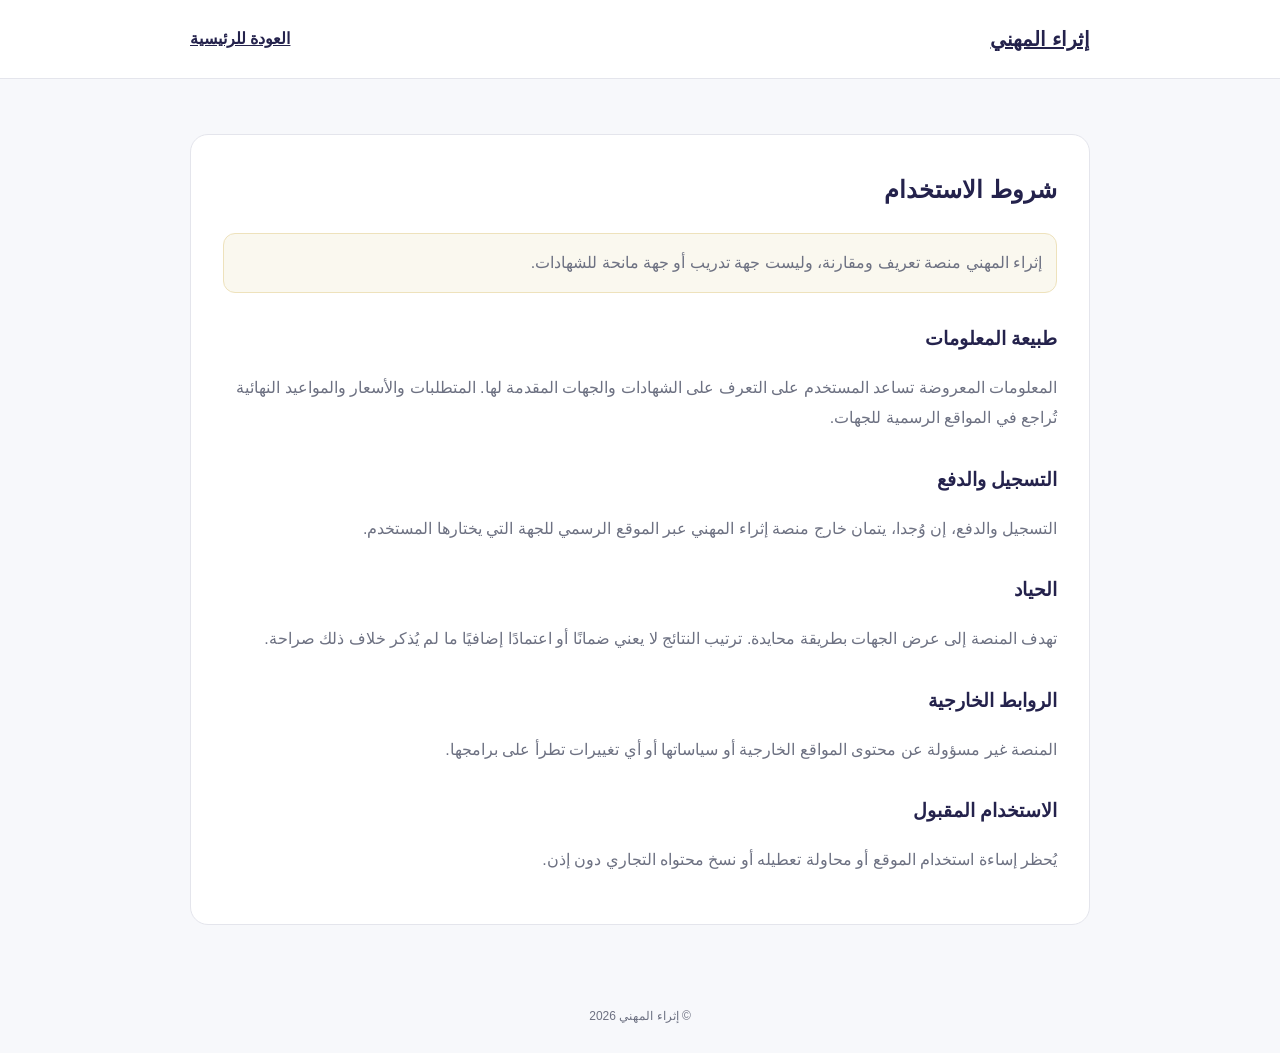
<file: terms.html>
<!doctype html><html lang="ar" dir="rtl"><head><meta charset="utf-8"><meta name="viewport" content="width=device-width,initial-scale=1"><title>شروط الاستخدام | إثراء المهني</title><link rel="icon" href="assets/favicon.svg" type="image/svg+xml"><style>:root{--navy:#24224c;--gold:#c7a23a;--line:#e4e5ec;--muted:#6d7182}*{box-sizing:border-box}body{margin:0;font-family:"Segoe UI",Tahoma,Arial,sans-serif;background:#f7f8fb;color:#25263a;line-height:1.9}.header{background:#fff;border-bottom:1px solid var(--line)}.container{width:min(900px,calc(100% - 28px));margin:auto}.head{height:78px;display:flex;align-items:center;justify-content:space-between}.brand{color:var(--navy);font-weight:950;font-size:20px}.back{color:var(--navy);font-weight:900}.page{padding:55px 0}.card{background:#fff;border:1px solid var(--line);border-radius:18px;padding:32px}.card h1{color:var(--navy);margin-top:0}.card h2{color:var(--navy);margin-top:28px;font-size:19px}.card p,.card li{color:var(--muted)}.note{background:#faf8ef;border:1px solid #eee2bc;padding:14px;border-radius:12px}.footer{text-align:center;padding:25px;color:var(--muted);font-size:12px}</style></head><body><header class="header"><div class="container head"><a class="brand" href="index.html">إثراء المهني</a><a class="back" href="index.html">العودة للرئيسية</a></div></header><main class="page"><div class="container"><article class="card"><h1>شروط الاستخدام</h1><p class="note">إثراء المهني منصة تعريف ومقارنة، وليست جهة تدريب أو جهة مانحة للشهادات.</p><h2>طبيعة المعلومات</h2><p>المعلومات المعروضة تساعد المستخدم على التعرف على الشهادات والجهات المقدمة لها. المتطلبات والأسعار والمواعيد النهائية تُراجع في المواقع الرسمية للجهات.</p><h2>التسجيل والدفع</h2><p>التسجيل والدفع، إن وُجدا، يتمان خارج منصة إثراء المهني عبر الموقع الرسمي للجهة التي يختارها المستخدم.</p><h2>الحياد</h2><p>تهدف المنصة إلى عرض الجهات بطريقة محايدة. ترتيب النتائج لا يعني ضمانًا أو اعتمادًا إضافيًا ما لم يُذكر خلاف ذلك صراحة.</p><h2>الروابط الخارجية</h2><p>المنصة غير مسؤولة عن محتوى المواقع الخارجية أو سياساتها أو أي تغييرات تطرأ على برامجها.</p><h2>الاستخدام المقبول</h2><p>يُحظر إساءة استخدام الموقع أو محاولة تعطيله أو نسخ محتواه التجاري دون إذن.</p></article></div></main><footer class="footer">© إثراء المهني 2026</footer></body></html>
</file>
